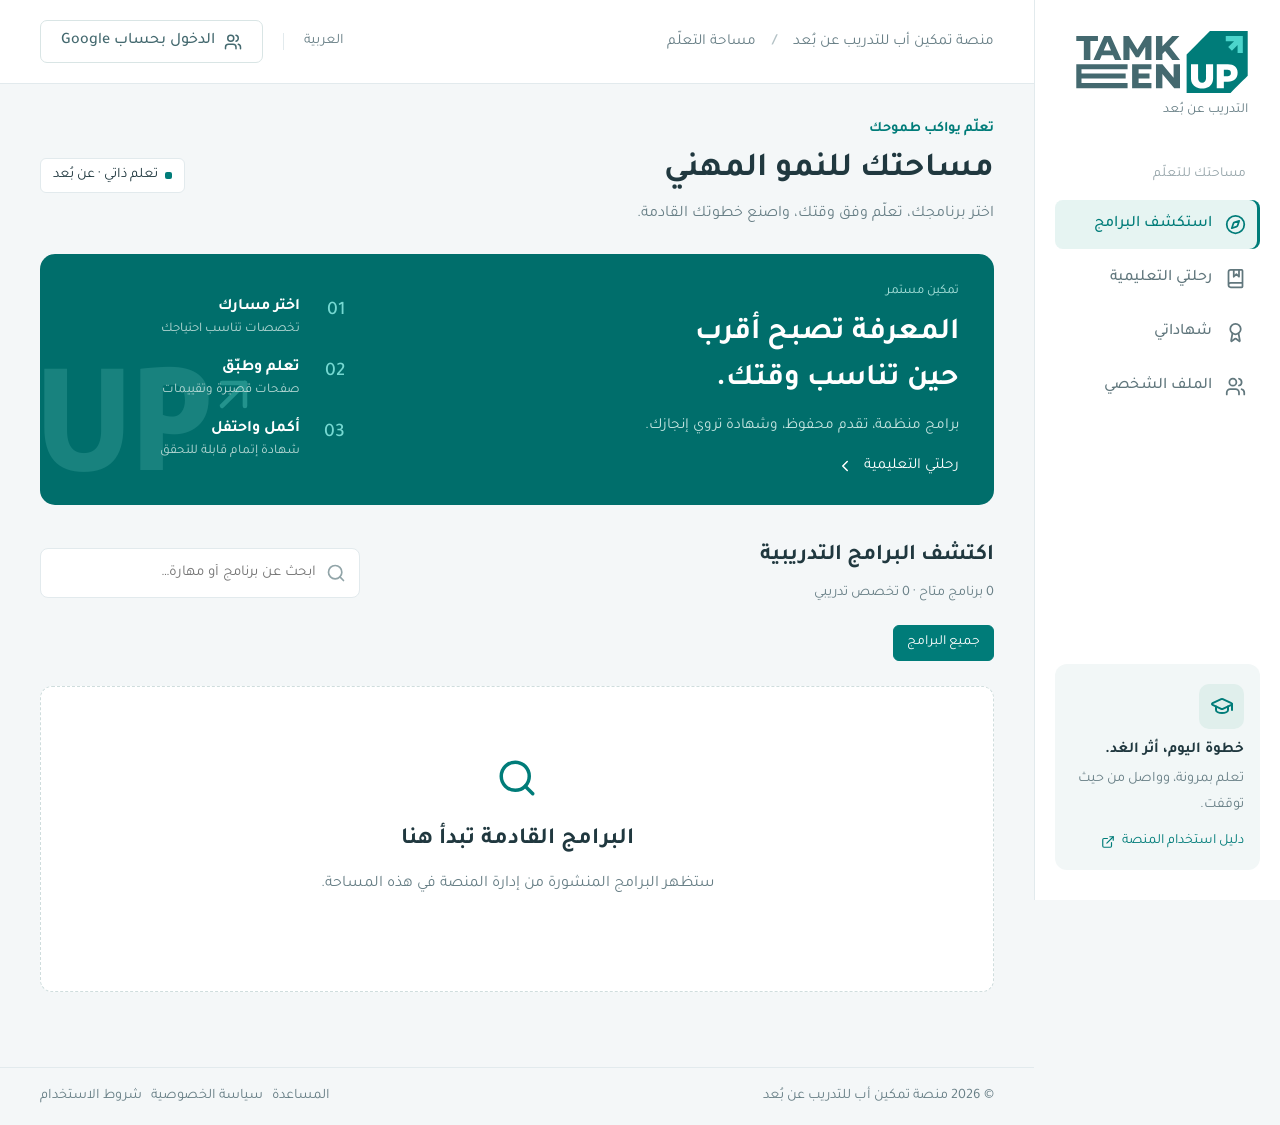
<file: index.html>
<!doctype html><html lang="ar" dir="rtl"><head><meta charset="UTF-8"/><meta name="viewport" content="width=device-width,initial-scale=1"/><meta name="theme-color" content="#007c79"/><meta name="description" content="منصة تمكين أب للتدريب عن بُعد — تعلم مرن، مسارات تخصصية، وشهادات إتمام تدريب."/><title>تمكين أب | التدريب عن بُعد</title><link rel="icon" type="image/svg+xml" href="./assets/favicon.svg"/><script src="./config.js"></script>  <script type="module" crossorigin src="./assets/index-YhJJO5Z_.js"></script>
  <link rel="stylesheet" crossorigin href="./assets/index-C9rLf_e-.css">
</head><body><div id="root"></div></body></html>
</file>
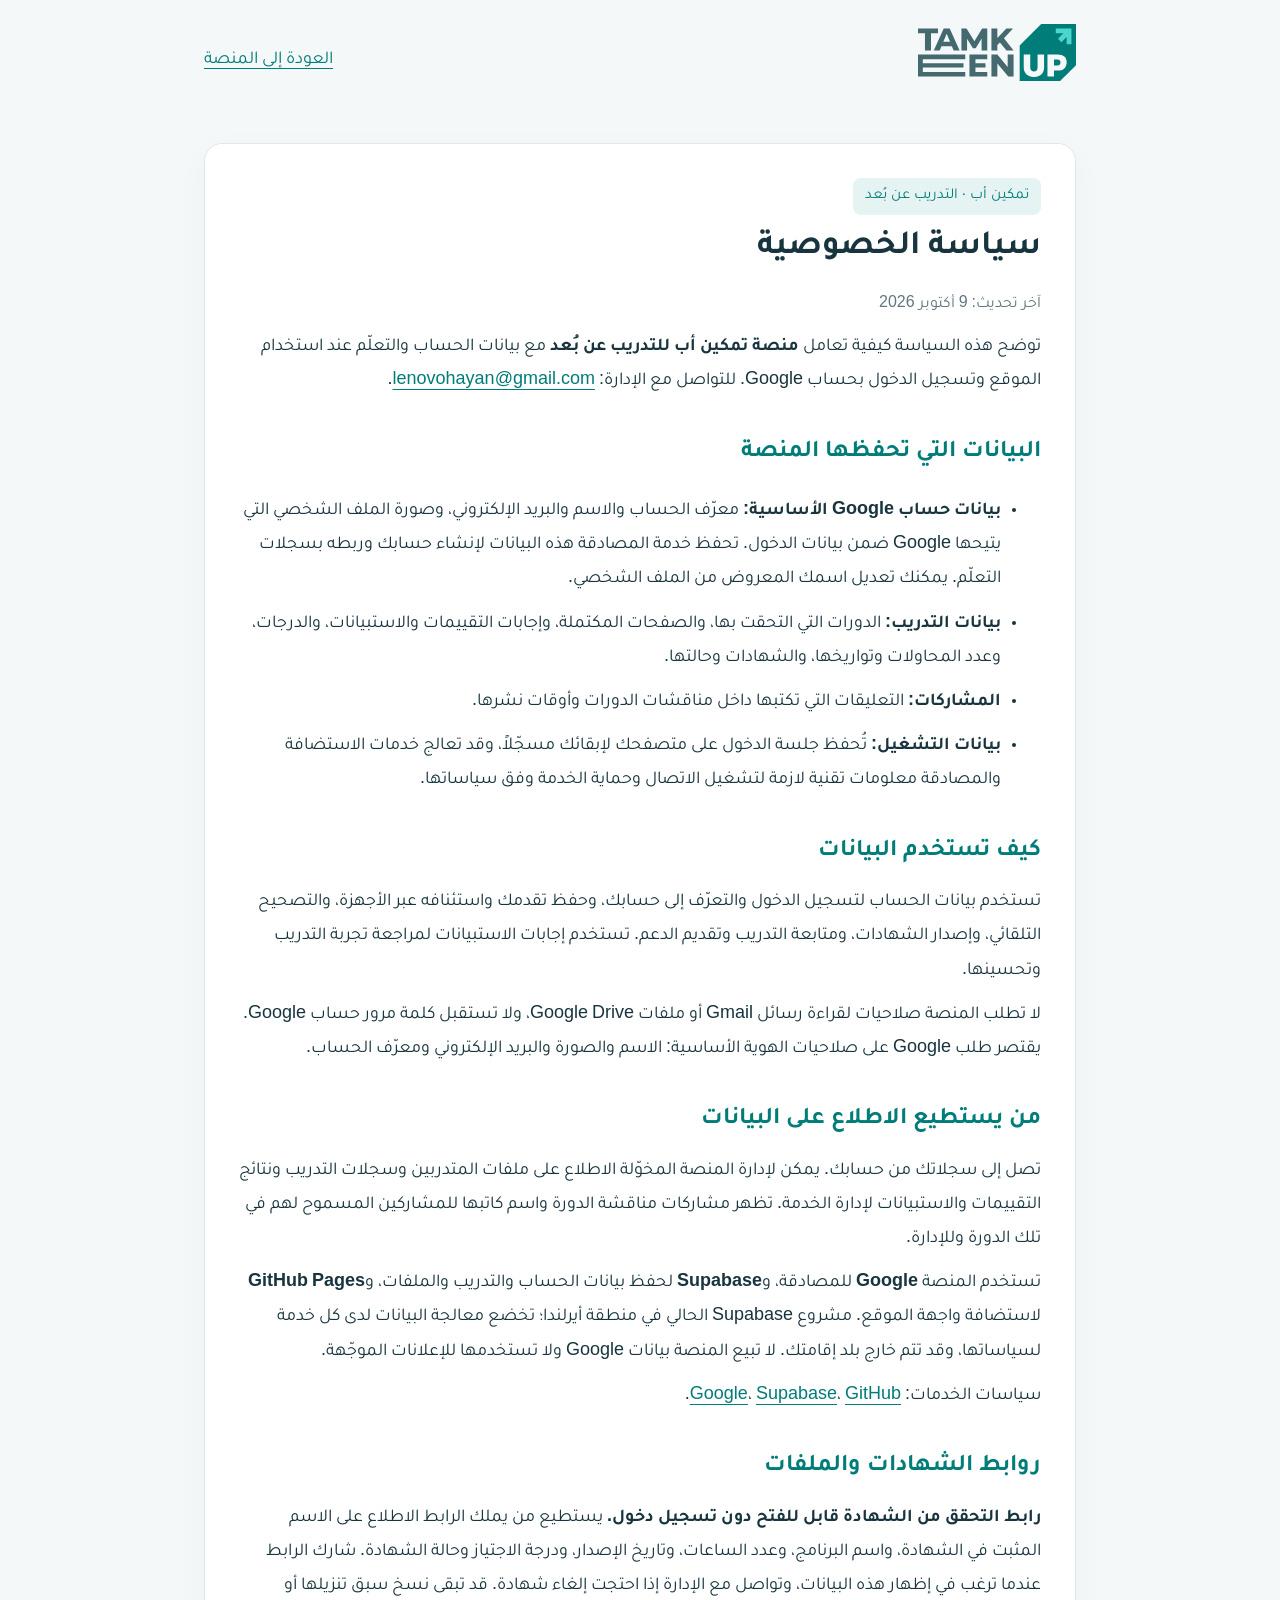
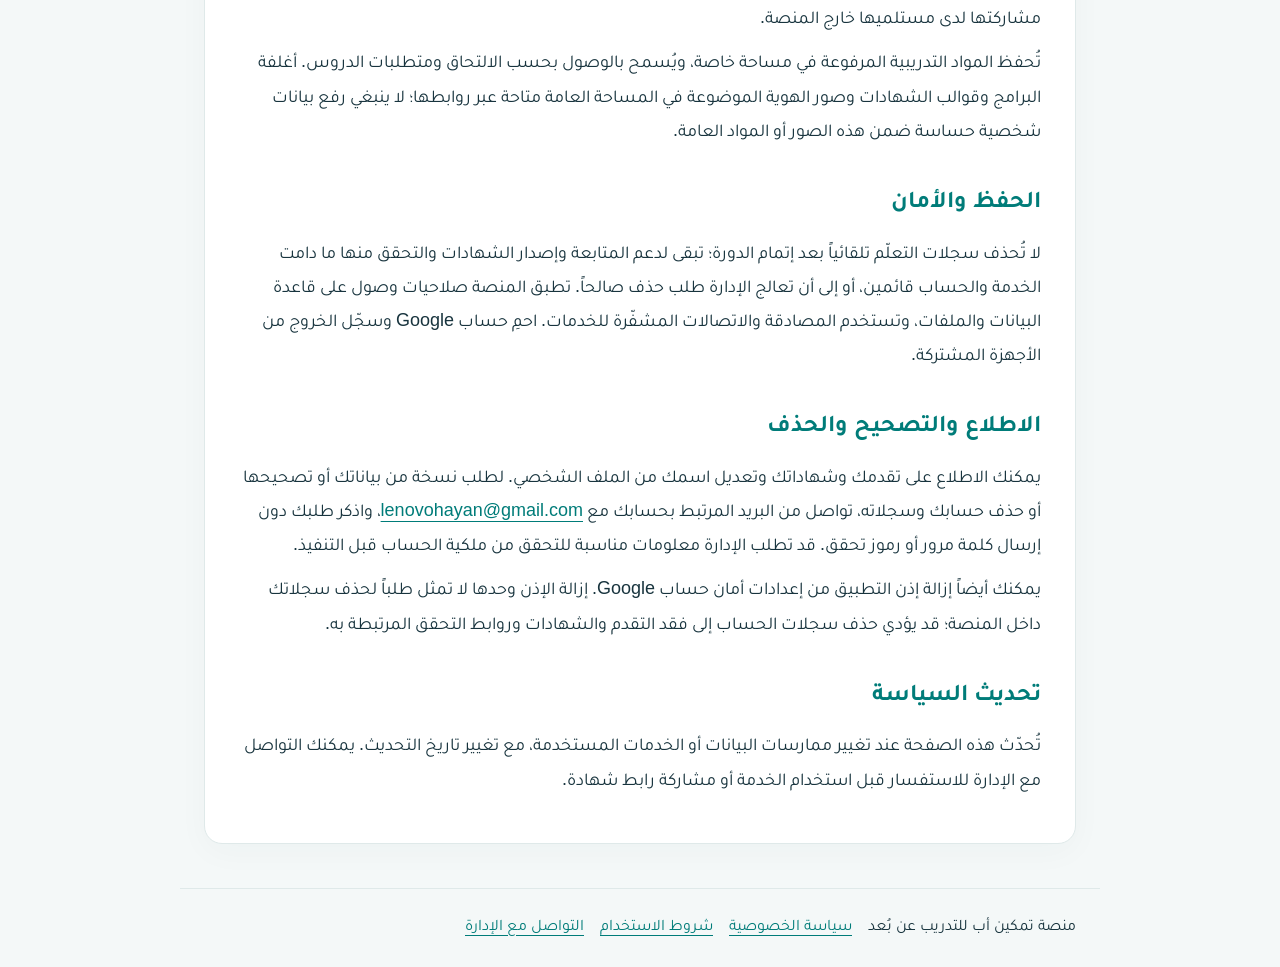
<file: privacy.html>
<!doctype html><html lang="ar" dir="rtl"><head><meta charset="UTF-8"><meta name="viewport" content="width=device-width,initial-scale=1"><meta name="description" content="سياسة الخصوصية — منصة تمكين أب للتدريب عن بُعد"><title>سياسة الخصوصية | منصة تمكين أب</title><style>@font-face{font-family:Tajawal;src:url([data-uri]) format('woff2');font-weight:400;font-display:swap}@font-face{font-family:Tajawal;src:url([data-uri]) format('woff2');font-weight:700;font-display:swap}*{box-sizing:border-box}body{margin:0;background:#f4f8f8;color:#18343e;font-family:Tajawal,Arial,sans-serif;font-size:18px;line-height:1.9}header,main,footer{max-width:920px;margin:auto;padding:24px}header{display:flex;justify-content:space-between;align-items:center;gap:20px}header img{width:158px;height:auto}a{color:#007c79;text-underline-offset:5px}a:hover{color:#004e4c}a:focus-visible{outline:3px solid #007c79;outline-offset:4px}article{background:white;border:1px solid #dfe9e9;border-radius:18px;padding:34px;box-shadow:0 8px 32px #15353e08}h1,h2,strong{font-weight:700}h1{font-size:34px;line-height:1.5;margin:8px 0 16px}h2{font-size:24px;margin:32px 0 10px;color:#007c79}p{margin:10px 0}li{margin-bottom:10px}.tag{font-size:15px;color:#007c79;background:#e5f4f2;border-radius:8px;display:inline-block;padding:4px 12px}.date{color:#61777d;font-size:16px}footer{display:flex;gap:16px;flex-wrap:wrap;border-top:1px solid #dfe9e9;font-size:16px;margin-top:20px}.email{direction:ltr;unicode-bidi:isolate;overflow-wrap:anywhere}@media(max-width:600px){header,main,footer{padding:18px}article{padding:22px}h1{font-size:28px}h2{font-size:22px}header img{width:130px}body{font-size:17px}}@media print{header,footer{display:none}body{background:white}article{border:0;box-shadow:none;padding:0}h2{break-after:avoid}p,li{orphans:3;widows:3}}</style></head><body><header><a href="./index.html" aria-label="العودة إلى منصة تمكين أب"><img src="./assets/logo.svg" alt="تمكين أب"></a><a href="./index.html">العودة إلى المنصة</a></header><main><article><span class="tag">تمكين أب · التدريب عن بُعد</span><h1>سياسة الخصوصية</h1><p class="date">آخر تحديث: 9 أكتوبر 2026</p><p>توضح هذه السياسة كيفية تعامل <strong>منصة تمكين أب للتدريب عن بُعد</strong> مع بيانات الحساب والتعلّم عند استخدام الموقع وتسجيل الدخول بحساب Google. للتواصل مع الإدارة: <a class="email" href="mailto:lenovohayan@gmail.com">lenovohayan@gmail.com</a>.</p>
<h2>البيانات التي تحفظها المنصة</h2><ul><li><strong>بيانات حساب Google الأساسية:</strong> معرّف الحساب والاسم والبريد الإلكتروني، وصورة الملف الشخصي التي يتيحها Google ضمن بيانات الدخول. تحفظ خدمة المصادقة هذه البيانات لإنشاء حسابك وربطه بسجلات التعلّم. يمكنك تعديل اسمك المعروض من الملف الشخصي.</li><li><strong>بيانات التدريب:</strong> الدورات التي التحقت بها، والصفحات المكتملة، وإجابات التقييمات والاستبيانات، والدرجات، وعدد المحاولات وتواريخها، والشهادات وحالتها.</li><li><strong>المشاركات:</strong> التعليقات التي تكتبها داخل مناقشات الدورات وأوقات نشرها.</li><li><strong>بيانات التشغيل:</strong> تُحفظ جلسة الدخول على متصفحك لإبقائك مسجّلاً، وقد تعالج خدمات الاستضافة والمصادقة معلومات تقنية لازمة لتشغيل الاتصال وحماية الخدمة وفق سياساتها.</li></ul>
<h2>كيف تستخدم البيانات</h2><p>تستخدم بيانات الحساب لتسجيل الدخول والتعرّف إلى حسابك، وحفظ تقدمك واستئنافه عبر الأجهزة، والتصحيح التلقائي، وإصدار الشهادات، ومتابعة التدريب وتقديم الدعم. تستخدم إجابات الاستبيانات لمراجعة تجربة التدريب وتحسينها.</p><p>لا تطلب المنصة صلاحيات لقراءة رسائل Gmail أو ملفات Google Drive، ولا تستقبل كلمة مرور حساب Google. يقتصر طلب Google على صلاحيات الهوية الأساسية: الاسم والصورة والبريد الإلكتروني ومعرّف الحساب.</p>
<h2>من يستطيع الاطلاع على البيانات</h2><p>تصل إلى سجلاتك من حسابك. يمكن لإدارة المنصة المخوّلة الاطلاع على ملفات المتدربين وسجلات التدريب ونتائج التقييمات والاستبيانات لإدارة الخدمة. تظهر مشاركات مناقشة الدورة واسم كاتبها للمشاركين المسموح لهم في تلك الدورة وللإدارة.</p><p>تستخدم المنصة <strong>Google</strong> للمصادقة، و<strong>Supabase</strong> لحفظ بيانات الحساب والتدريب والملفات، و<strong>GitHub Pages</strong> لاستضافة واجهة الموقع. مشروع Supabase الحالي في منطقة أيرلندا؛ تخضع معالجة البيانات لدى كل خدمة لسياساتها، وقد تتم خارج بلد إقامتك. لا تبيع المنصة بيانات Google ولا تستخدمها للإعلانات الموجّهة.</p><p>سياسات الخدمات: <a href="https://policies.google.com/privacy" rel="noopener">Google</a>، <a href="https://supabase.com/privacy" rel="noopener">Supabase</a>، <a href="https://docs.github.com/en/site-policy/privacy-policies/github-general-privacy-statement" rel="noopener">GitHub</a>.</p>
<h2>روابط الشهادات والملفات</h2><p><strong>رابط التحقق من الشهادة قابل للفتح دون تسجيل دخول.</strong> يستطيع من يملك الرابط الاطلاع على الاسم المثبت في الشهادة، واسم البرنامج، وعدد الساعات، وتاريخ الإصدار، ودرجة الاجتياز وحالة الشهادة. شارك الرابط عندما ترغب في إظهار هذه البيانات، وتواصل مع الإدارة إذا احتجت إلغاء شهادة. قد تبقى نسخ سبق تنزيلها أو مشاركتها لدى مستلميها خارج المنصة.</p><p>تُحفظ المواد التدريبية المرفوعة في مساحة خاصة، ويُسمح بالوصول بحسب الالتحاق ومتطلبات الدروس. أغلفة البرامج وقوالب الشهادات وصور الهوية الموضوعة في المساحة العامة متاحة عبر روابطها؛ لا ينبغي رفع بيانات شخصية حساسة ضمن هذه الصور أو المواد العامة.</p>
<h2>الحفظ والأمان</h2><p>لا تُحذف سجلات التعلّم تلقائياً بعد إتمام الدورة؛ تبقى لدعم المتابعة وإصدار الشهادات والتحقق منها ما دامت الخدمة والحساب قائمين، أو إلى أن تعالج الإدارة طلب حذف صالحاً. تطبق المنصة صلاحيات وصول على قاعدة البيانات والملفات، وتستخدم المصادقة والاتصالات المشفّرة للخدمات. احمِ حساب Google وسجّل الخروج من الأجهزة المشتركة.</p>
<h2>الاطلاع والتصحيح والحذف</h2><p>يمكنك الاطلاع على تقدمك وشهاداتك وتعديل اسمك من الملف الشخصي. لطلب نسخة من بياناتك أو تصحيحها أو حذف حسابك وسجلاته، تواصل من البريد المرتبط بحسابك مع <a class="email" href="mailto:lenovohayan@gmail.com">lenovohayan@gmail.com</a>، واذكر طلبك دون إرسال كلمة مرور أو رموز تحقق. قد تطلب الإدارة معلومات مناسبة للتحقق من ملكية الحساب قبل التنفيذ.</p><p>يمكنك أيضاً إزالة إذن التطبيق من إعدادات أمان حساب Google. إزالة الإذن وحدها لا تمثل طلباً لحذف سجلاتك داخل المنصة؛ قد يؤدي حذف سجلات الحساب إلى فقد التقدم والشهادات وروابط التحقق المرتبطة به.</p>
<h2>تحديث السياسة</h2><p>تُحدّث هذه الصفحة عند تغيير ممارسات البيانات أو الخدمات المستخدمة، مع تغيير تاريخ التحديث. يمكنك التواصل مع الإدارة للاستفسار قبل استخدام الخدمة أو مشاركة رابط شهادة.</p></article></main><footer><span>منصة تمكين أب للتدريب عن بُعد</span><a href="./privacy.html">سياسة الخصوصية</a><a href="./terms.html">شروط الاستخدام</a><a class="email" href="mailto:lenovohayan@gmail.com">التواصل مع الإدارة</a></footer></body></html>
</file>
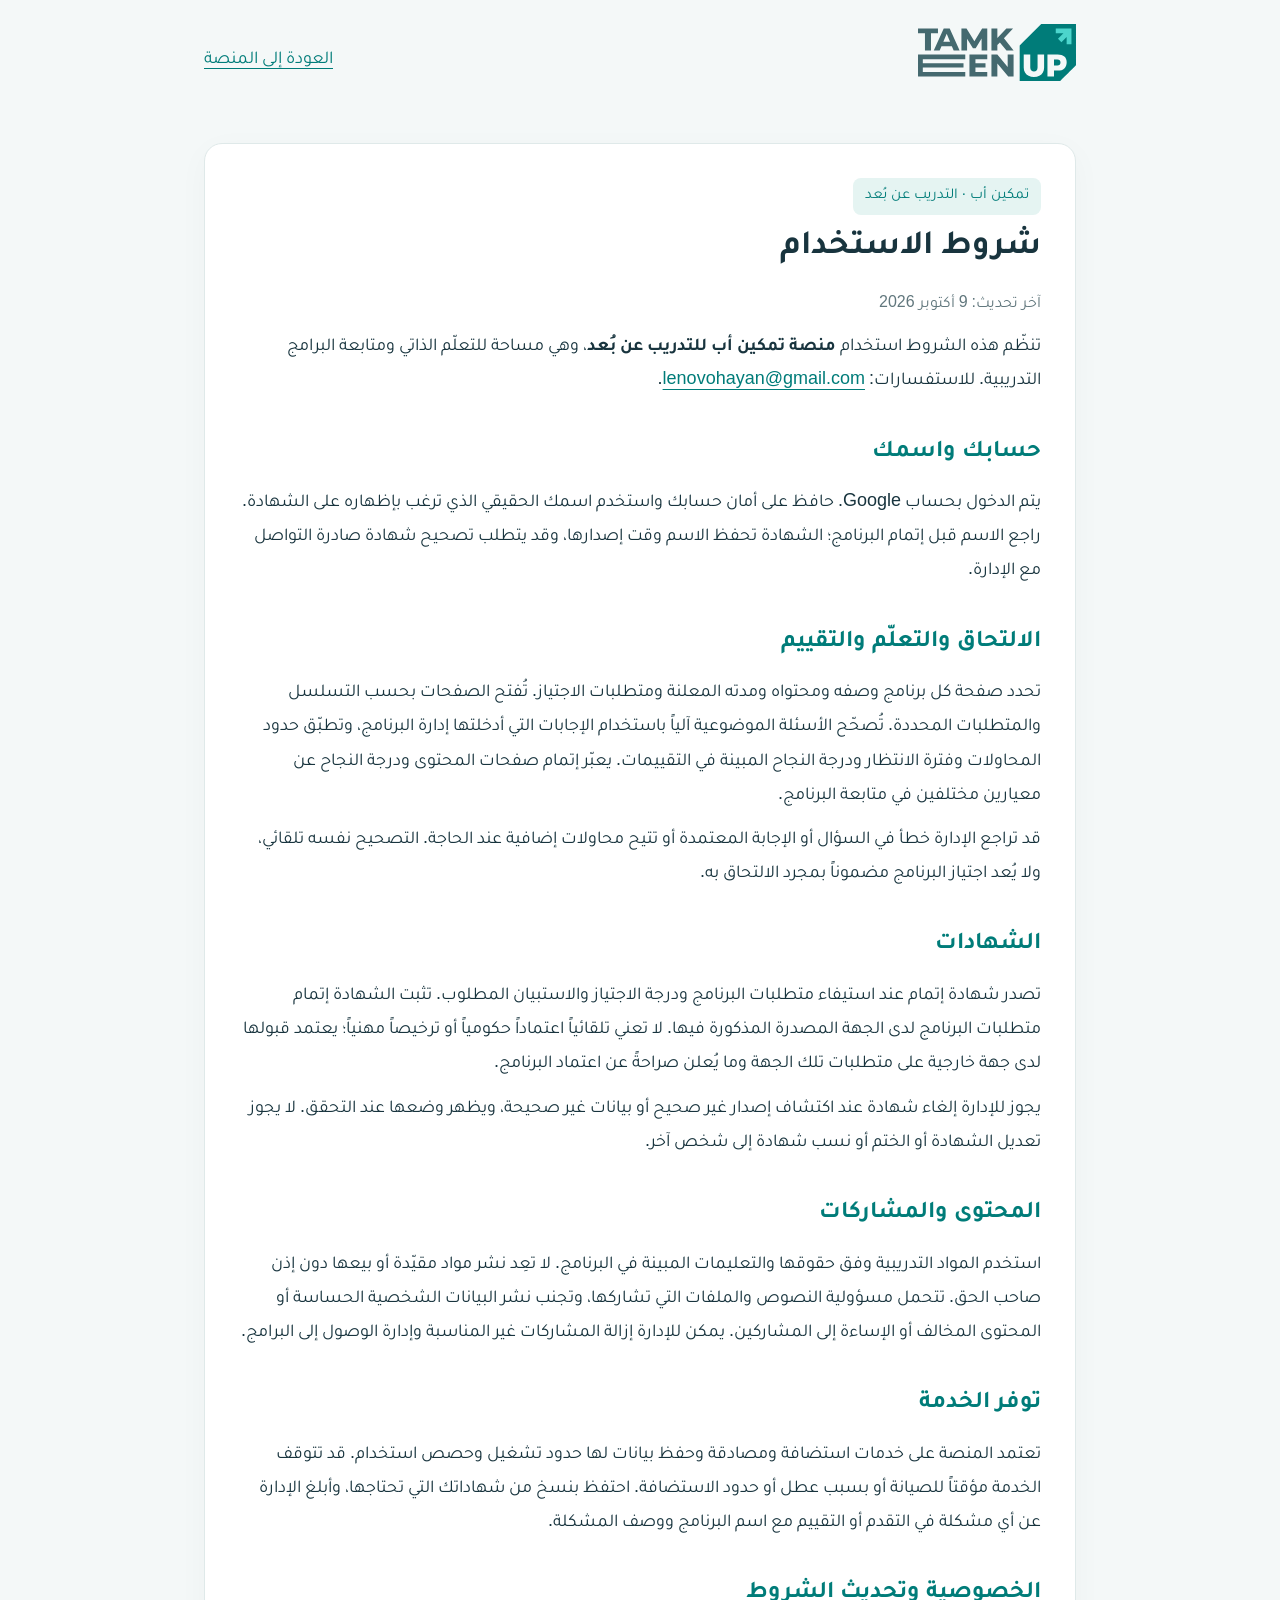
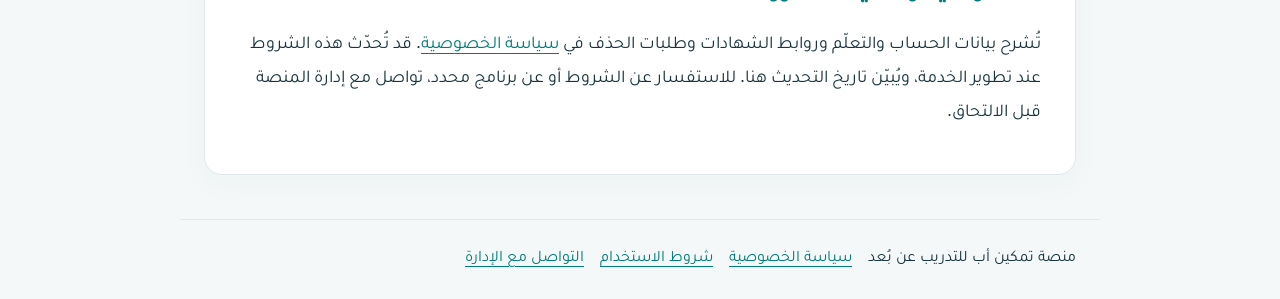
<file: terms.html>
<!doctype html><html lang="ar" dir="rtl"><head><meta charset="UTF-8"><meta name="viewport" content="width=device-width,initial-scale=1"><meta name="description" content="شروط الاستخدام — منصة تمكين أب للتدريب عن بُعد"><title>شروط الاستخدام | منصة تمكين أب</title><style>@font-face{font-family:Tajawal;src:url([data-uri]) format('woff2');font-weight:400;font-display:swap}@font-face{font-family:Tajawal;src:url([data-uri]) format('woff2');font-weight:700;font-display:swap}*{box-sizing:border-box}body{margin:0;background:#f4f8f8;color:#18343e;font-family:Tajawal,Arial,sans-serif;font-size:18px;line-height:1.9}header,main,footer{max-width:920px;margin:auto;padding:24px}header{display:flex;justify-content:space-between;align-items:center;gap:20px}header img{width:158px;height:auto}a{color:#007c79;text-underline-offset:5px}a:hover{color:#004e4c}a:focus-visible{outline:3px solid #007c79;outline-offset:4px}article{background:white;border:1px solid #dfe9e9;border-radius:18px;padding:34px;box-shadow:0 8px 32px #15353e08}h1,h2,strong{font-weight:700}h1{font-size:34px;line-height:1.5;margin:8px 0 16px}h2{font-size:24px;margin:32px 0 10px;color:#007c79}p{margin:10px 0}li{margin-bottom:10px}.tag{font-size:15px;color:#007c79;background:#e5f4f2;border-radius:8px;display:inline-block;padding:4px 12px}.date{color:#61777d;font-size:16px}footer{display:flex;gap:16px;flex-wrap:wrap;border-top:1px solid #dfe9e9;font-size:16px;margin-top:20px}.email{direction:ltr;unicode-bidi:isolate;overflow-wrap:anywhere}@media(max-width:600px){header,main,footer{padding:18px}article{padding:22px}h1{font-size:28px}h2{font-size:22px}header img{width:130px}body{font-size:17px}}@media print{header,footer{display:none}body{background:white}article{border:0;box-shadow:none;padding:0}h2{break-after:avoid}p,li{orphans:3;widows:3}}</style></head><body><header><a href="./index.html" aria-label="العودة إلى منصة تمكين أب"><img src="./assets/logo.svg" alt="تمكين أب"></a><a href="./index.html">العودة إلى المنصة</a></header><main><article><span class="tag">تمكين أب · التدريب عن بُعد</span><h1>شروط الاستخدام</h1><p class="date">آخر تحديث: 9 أكتوبر 2026</p><p>تنظّم هذه الشروط استخدام <strong>منصة تمكين أب للتدريب عن بُعد</strong>، وهي مساحة للتعلّم الذاتي ومتابعة البرامج التدريبية. للاستفسارات: <a class="email" href="mailto:lenovohayan@gmail.com">lenovohayan@gmail.com</a>.</p>
<h2>حسابك واسمك</h2><p>يتم الدخول بحساب Google. حافظ على أمان حسابك واستخدم اسمك الحقيقي الذي ترغب بإظهاره على الشهادة. راجع الاسم قبل إتمام البرنامج؛ الشهادة تحفظ الاسم وقت إصدارها، وقد يتطلب تصحيح شهادة صادرة التواصل مع الإدارة.</p>
<h2>الالتحاق والتعلّم والتقييم</h2><p>تحدد صفحة كل برنامج وصفه ومحتواه ومدته المعلنة ومتطلبات الاجتياز. تُفتح الصفحات بحسب التسلسل والمتطلبات المحددة. تُصحّح الأسئلة الموضوعية آلياً باستخدام الإجابات التي أدخلتها إدارة البرنامج، وتطبّق حدود المحاولات وفترة الانتظار ودرجة النجاح المبينة في التقييمات. يعبّر إتمام صفحات المحتوى ودرجة النجاح عن معيارين مختلفين في متابعة البرنامج.</p><p>قد تراجع الإدارة خطأ في السؤال أو الإجابة المعتمدة أو تتيح محاولات إضافية عند الحاجة. التصحيح نفسه تلقائي، ولا يُعد اجتياز البرنامج مضموناً بمجرد الالتحاق به.</p>
<h2>الشهادات</h2><p>تصدر شهادة إتمام عند استيفاء متطلبات البرنامج ودرجة الاجتياز والاستبيان المطلوب. تثبت الشهادة إتمام متطلبات البرنامج لدى الجهة المصدرة المذكورة فيها. لا تعني تلقائياً اعتماداً حكومياً أو ترخيصاً مهنياً؛ يعتمد قبولها لدى جهة خارجية على متطلبات تلك الجهة وما يُعلن صراحةً عن اعتماد البرنامج.</p><p>يجوز للإدارة إلغاء شهادة عند اكتشاف إصدار غير صحيح أو بيانات غير صحيحة، ويظهر وضعها عند التحقق. لا يجوز تعديل الشهادة أو الختم أو نسب شهادة إلى شخص آخر.</p>
<h2>المحتوى والمشاركات</h2><p>استخدم المواد التدريبية وفق حقوقها والتعليمات المبينة في البرنامج. لا تعِد نشر مواد مقيّدة أو بيعها دون إذن صاحب الحق. تتحمل مسؤولية النصوص والملفات التي تشاركها، وتجنب نشر البيانات الشخصية الحساسة أو المحتوى المخالف أو الإساءة إلى المشاركين. يمكن للإدارة إزالة المشاركات غير المناسبة وإدارة الوصول إلى البرامج.</p>
<h2>توفر الخدمة</h2><p>تعتمد المنصة على خدمات استضافة ومصادقة وحفظ بيانات لها حدود تشغيل وحصص استخدام. قد تتوقف الخدمة مؤقتاً للصيانة أو بسبب عطل أو حدود الاستضافة. احتفظ بنسخ من شهاداتك التي تحتاجها، وأبلغ الإدارة عن أي مشكلة في التقدم أو التقييم مع اسم البرنامج ووصف المشكلة.</p>
<h2>الخصوصية وتحديث الشروط</h2><p>تُشرح بيانات الحساب والتعلّم وروابط الشهادات وطلبات الحذف في <a href="./privacy.html">سياسة الخصوصية</a>. قد تُحدّث هذه الشروط عند تطوير الخدمة، ويُبيّن تاريخ التحديث هنا. للاستفسار عن الشروط أو عن برنامج محدد، تواصل مع إدارة المنصة قبل الالتحاق.</p></article></main><footer><span>منصة تمكين أب للتدريب عن بُعد</span><a href="./privacy.html">سياسة الخصوصية</a><a href="./terms.html">شروط الاستخدام</a><a class="email" href="mailto:lenovohayan@gmail.com">التواصل مع الإدارة</a></footer></body></html>
</file>
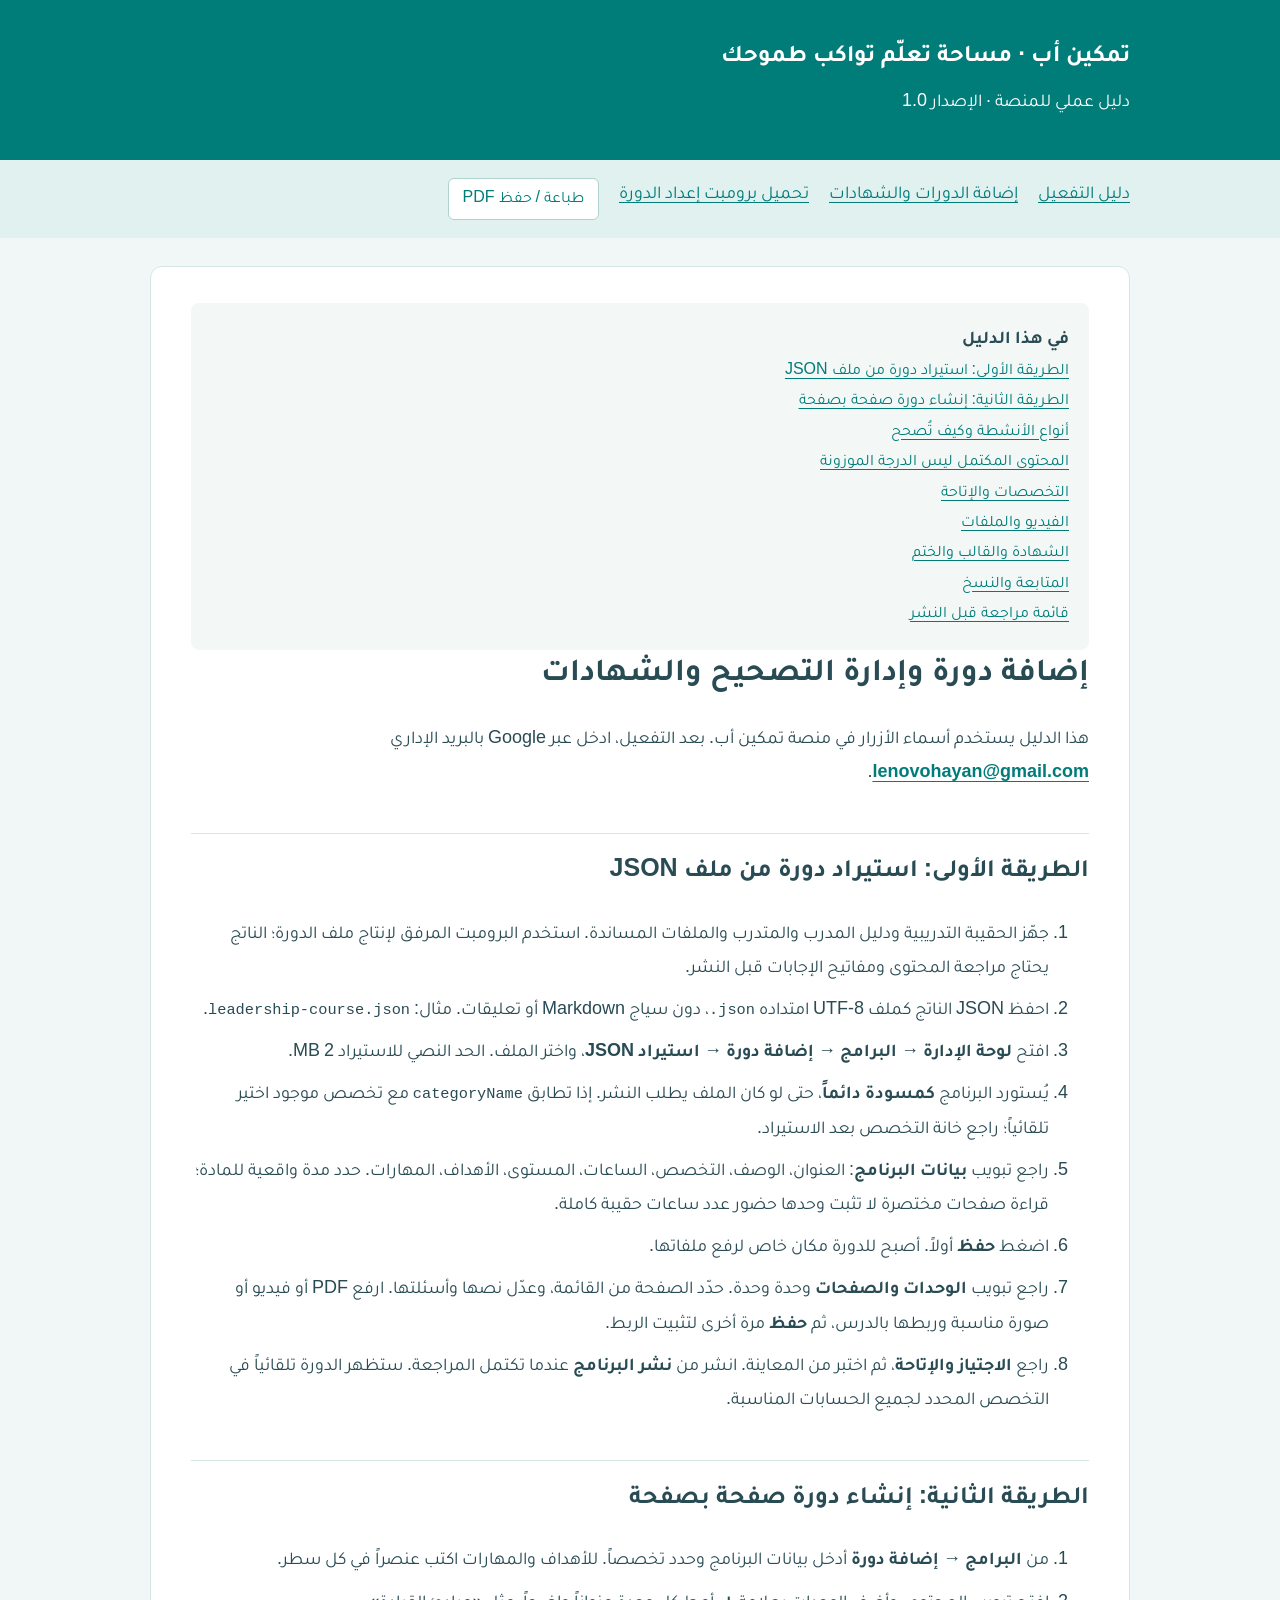
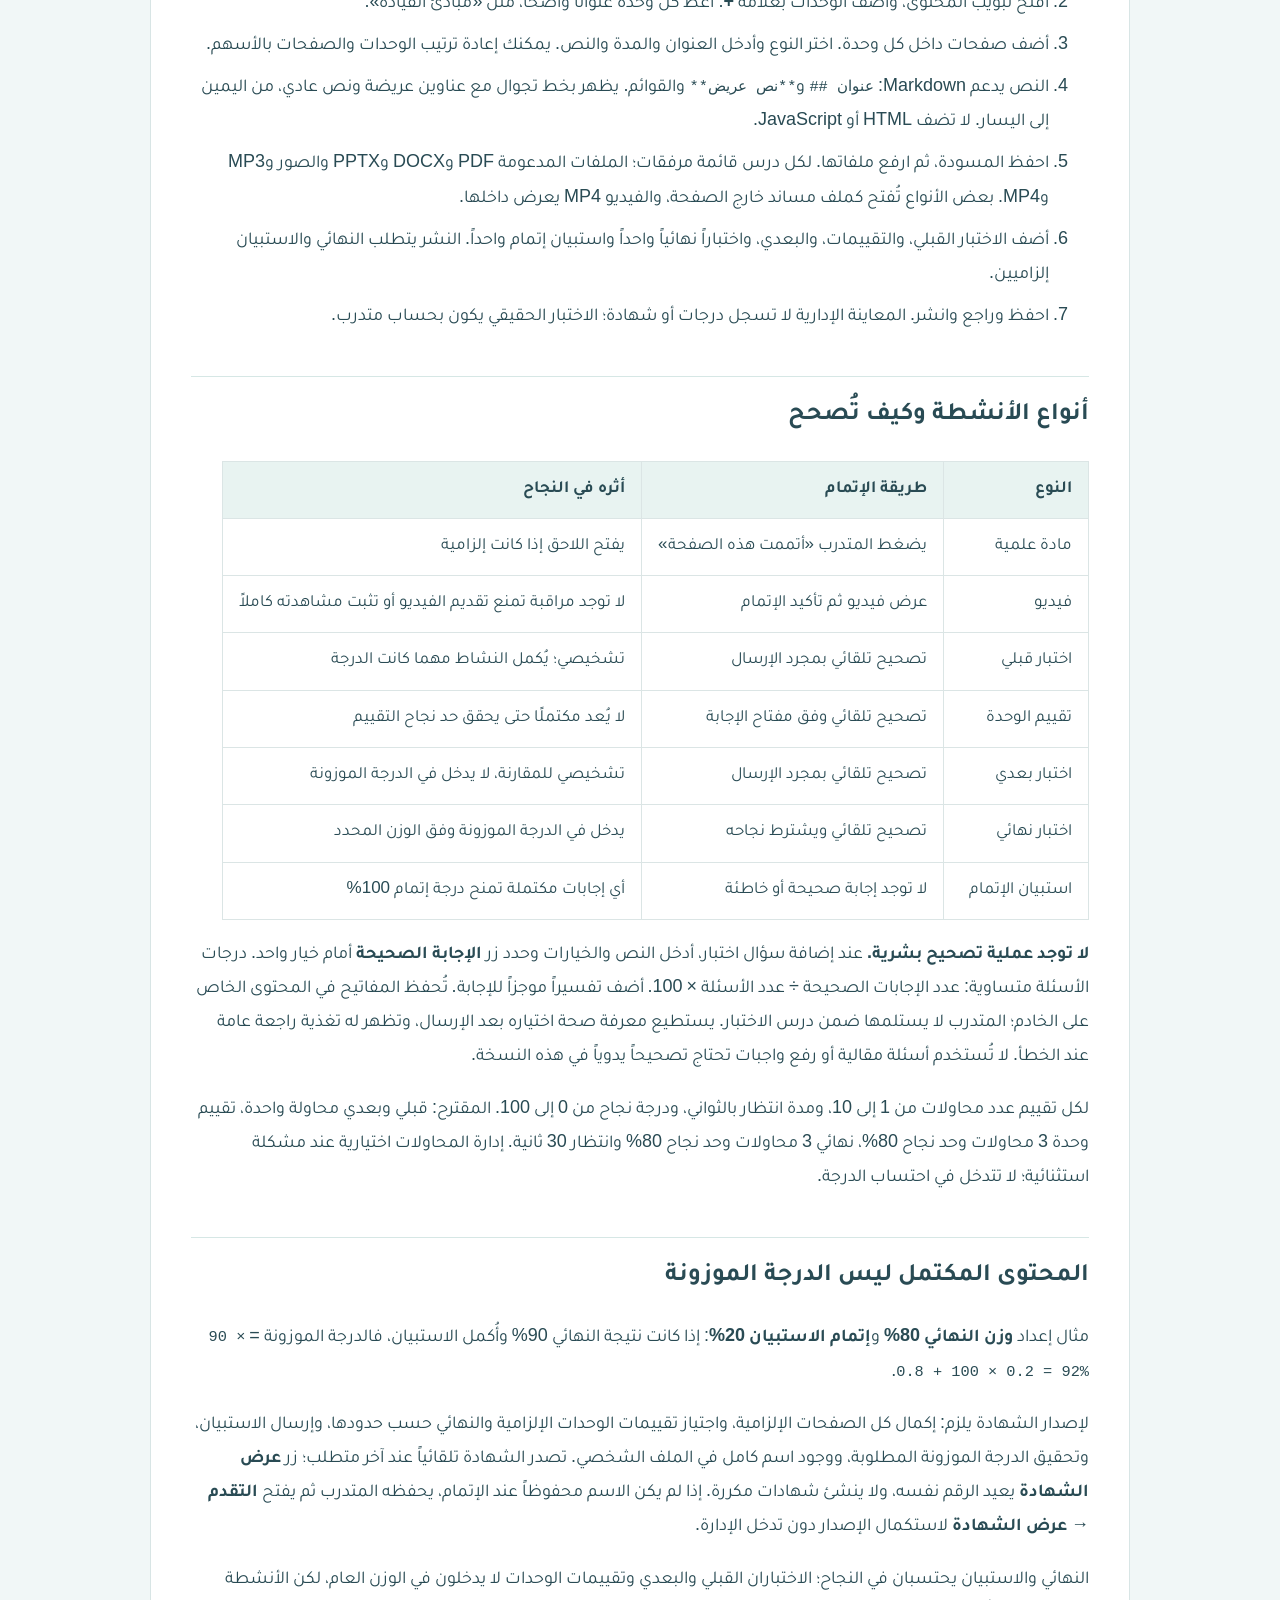
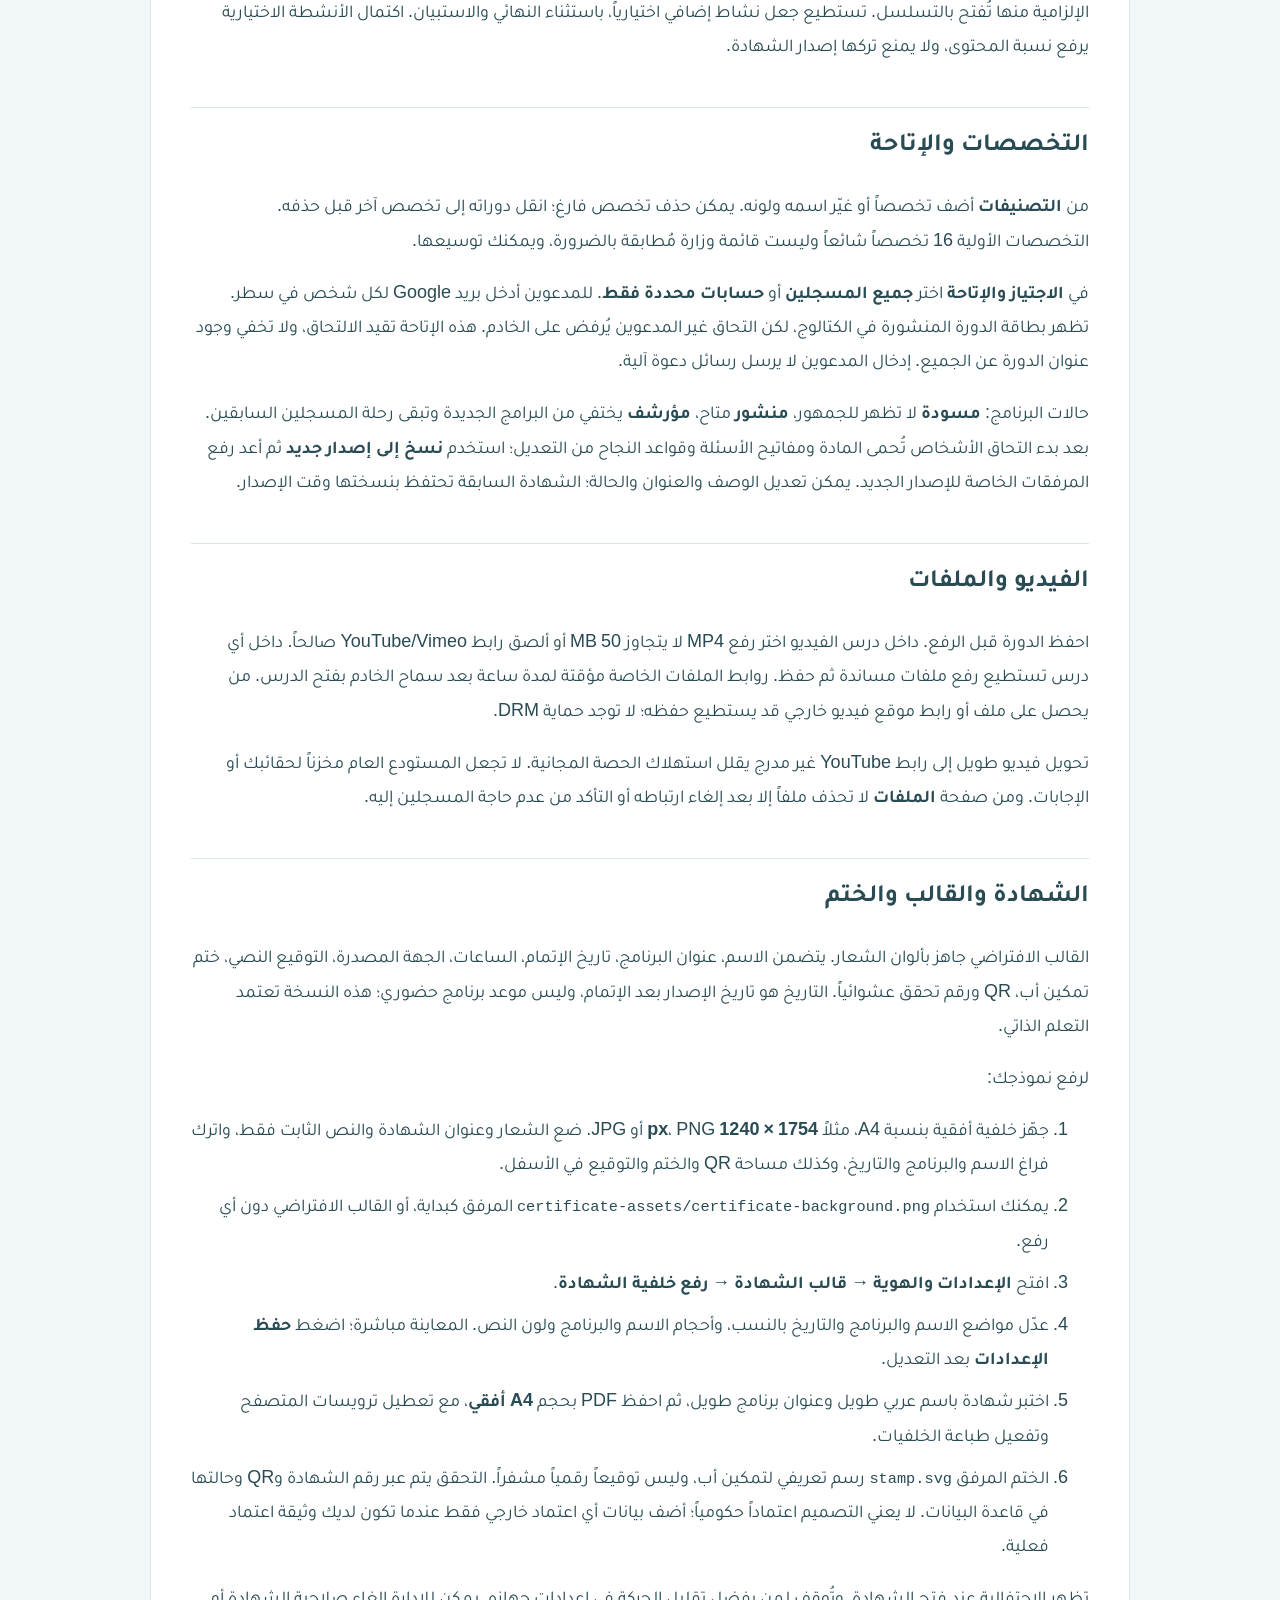
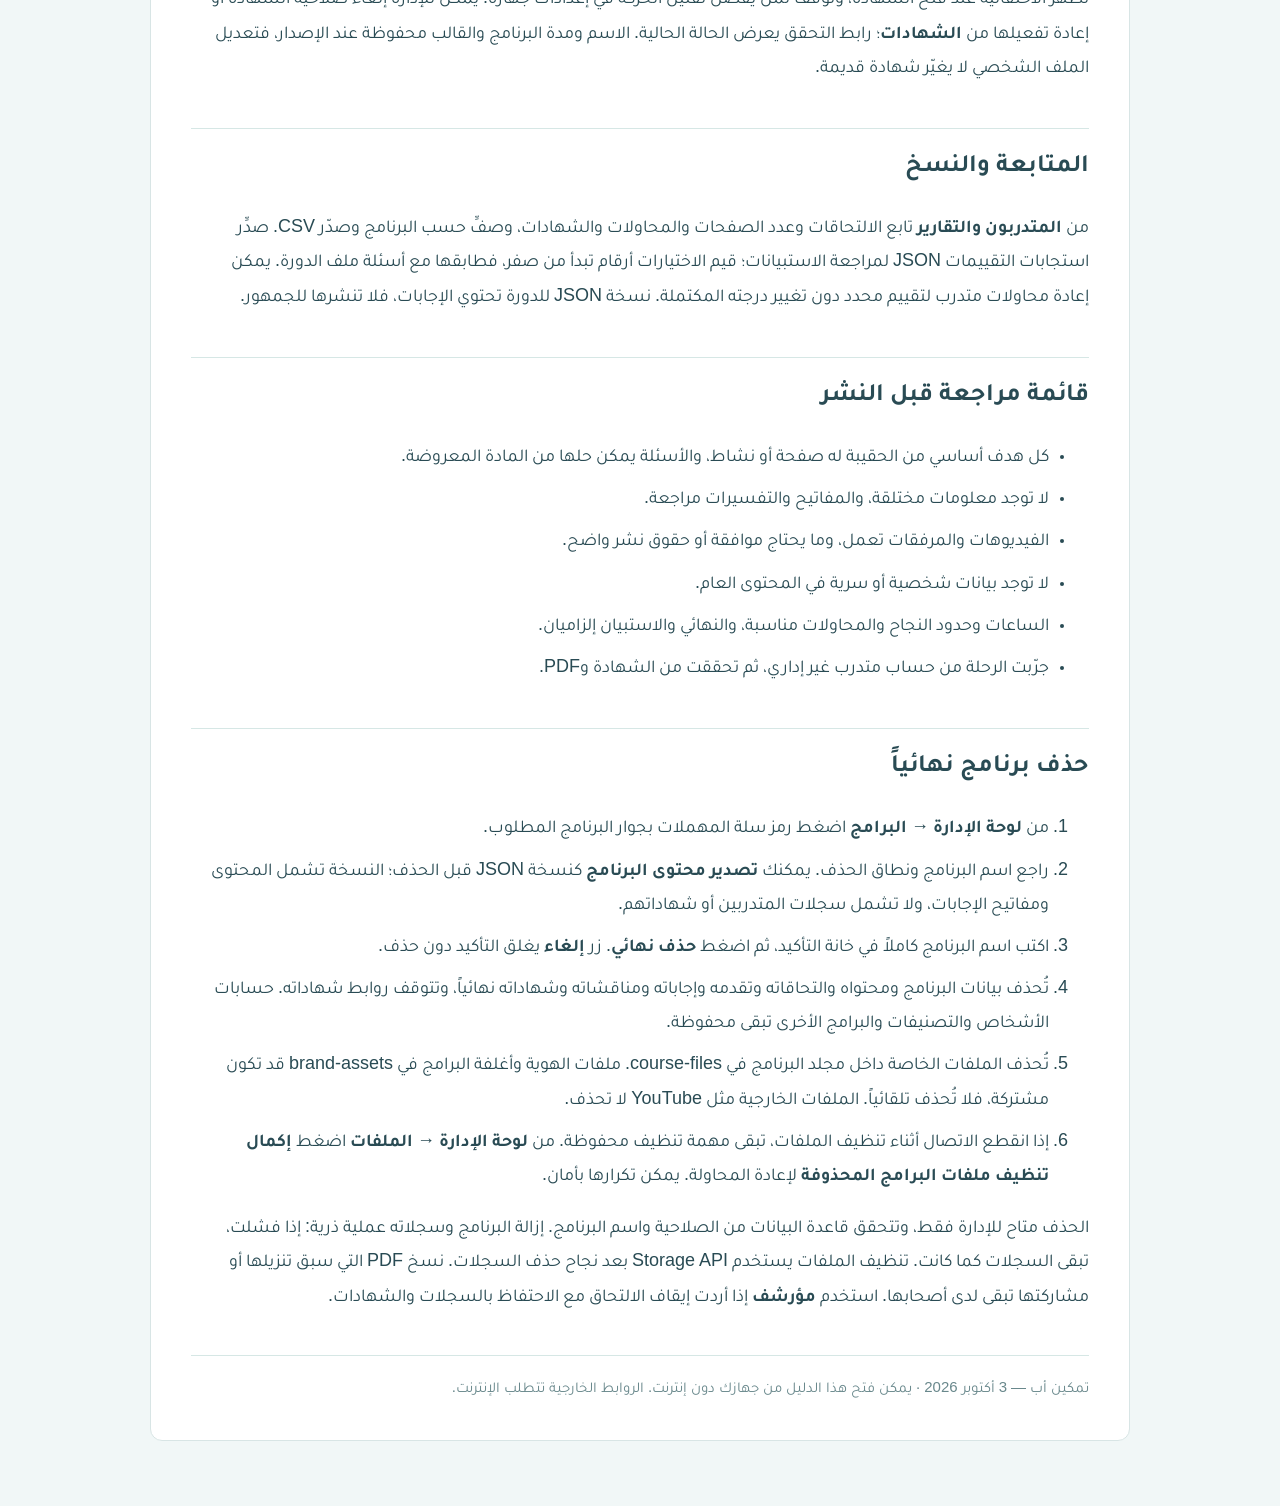
<file: guides/ADD-COURSE.html>
<!doctype html><html lang="ar" dir="rtl"><meta charset="utf-8"><meta name="viewport" content="width=device-width,initial-scale=1"><title>دليل إضافة الدورات | تمكين أب</title><style>@font-face{font-family:Tajawal;src:url([data-uri]);font-weight:400}@font-face{font-family:Tajawal;src:url([data-uri]);font-weight:700}*{box-sizing:border-box}body{direction:rtl;font-family:Tajawal,Arial,sans-serif;background:#f1f7f7;color:#294b54;margin:0;font-size:18px;line-height:1.9}header{padding:36px max(20px,calc((100% - 980px)/2));background:#007c79;color:white}header strong{font-size:24px}header p{margin:4px 0}nav{padding:18px max(20px,calc((100% - 980px)/2));background:#e0f1ef;display:flex;gap:20px;flex-wrap:wrap}a{color:#007c79;text-underline-offset:4px}main{max-width:980px;margin:28px auto 65px;padding:36px 40px;background:white;border:1px solid #d8e5e5;border-radius:12px}h1{font-size:32px;line-height:1.6;margin-top:0}h2{font-size:25px;margin-top:42px;padding-top:15px;border-top:1px solid #d6e7e5}h3{font-size:21px}h1,h2,h3,strong,b{font-weight:700}li{margin:8px 0}pre{direction:ltr;text-align:left;background:#eef5f5;color:#294b54;padding:20px;border-radius:8px;overflow:auto;line-height:1.8;font-size:15px}code{font-family:monospace;direction:ltr;unicode-bidi:isolate;font-size:.85em}table{display:block;overflow:auto;width:100%;border-collapse:collapse;font-size:17px}th{background:#e8f3f1;font-weight:700}td,th{padding:12px 16px;border:1px solid #dbe5e5;text-align:right;min-width:145px}button{font-family:inherit;cursor:pointer;border:1px solid #b0d2cd;background:#fff;color:#007c79;padding:9px 14px;border-radius:6px;font-size:16px}footer{color:#69888c;font-size:15px;border-top:1px solid #d6e7e5;margin-top:40px;padding-top:20px}.toc{padding:20px;background:#f3f8f7;border-radius:8px}.toc a{display:block;font-size:16px}blockquote{border-right:4px solid #4cd5cc;padding:10px 20px;margin:20px 0;background:#f2f8f8}@media(max-width:650px){body{font-size:17px}main{margin:15px;padding:22px 18px}h1{font-size:27px}h2{font-size:22px}header{padding:25px 20px}}@media print{body{background:white;font-size:13pt}header{background:white;color:#007c79;padding:10px}nav,.toc,button{display:none}main{border:0;padding:0;margin:0;max-width:none}h2{break-after:avoid}tr,pre{break-inside:avoid}a{color:inherit}}</style><header><strong>تمكين أب · مساحة تعلّم تواكب طموحك</strong><p>دليل عملي للمنصة · الإصدار 1.0</p></header><nav><a href="START-HERE.html">دليل التفعيل</a><a href="ADD-COURSE.html">إضافة الدورات والشهادات</a><a href="COURSE-PROMPT.txt" download>تحميل برومبت إعداد الدورة</a><button onclick="window.print()">طباعة / حفظ PDF</button></nav><main><div class="toc"><strong>في هذا الدليل</strong><a href="#step-1">الطريقة الأولى: استيراد دورة من ملف JSON</a><a href="#step-2">الطريقة الثانية: إنشاء دورة صفحة بصفحة</a><a href="#step-3">أنواع الأنشطة وكيف تُصحح</a><a href="#step-4">المحتوى المكتمل ليس الدرجة الموزونة</a><a href="#step-5">التخصصات والإتاحة</a><a href="#step-6">الفيديو والملفات</a><a href="#step-7">الشهادة والقالب والختم</a><a href="#step-8">المتابعة والنسخ</a><a href="#step-9">قائمة مراجعة قبل النشر</a></div><h1>إضافة دورة وإدارة التصحيح والشهادات</h1>
<p>هذا الدليل يستخدم أسماء الأزرار في منصة تمكين أب. بعد التفعيل، ادخل عبر Google بالبريد الإداري <strong><a href="mailto:lenovohayan@gmail.com">lenovohayan@gmail.com</a></strong>.</p>
<h2 id="step-1">الطريقة الأولى: استيراد دورة من ملف JSON</h2>
<ol>
<li>جهّز الحقيبة التدريبية ودليل المدرب والمتدرب والملفات المساندة. استخدم البرومبت المرفق لإنتاج ملف الدورة؛ الناتج يحتاج مراجعة المحتوى ومفاتيح الإجابات قبل النشر.</li>
<li>احفظ JSON الناتج كملف UTF-8 امتداده <code>.json</code>، دون سياج Markdown أو تعليقات. مثال: <code>leadership-course.json</code>.</li>
<li>افتح <strong>لوحة الإدارة → البرامج → إضافة دورة → استيراد JSON</strong>، واختر الملف. الحد النصي للاستيراد 2 MB.</li>
<li>يُستورد البرنامج <strong>كمسودة دائماً</strong>، حتى لو كان الملف يطلب النشر. إذا تطابق <code>categoryName</code> مع تخصص موجود اختير تلقائياً؛ راجع خانة التخصص بعد الاستيراد.</li>
<li>راجع تبويب <strong>بيانات البرنامج</strong>: العنوان، الوصف، التخصص، الساعات، المستوى، الأهداف، المهارات. حدد مدة واقعية للمادة؛ قراءة صفحات مختصرة لا تثبت وحدها حضور عدد ساعات حقيبة كاملة.</li>
<li>اضغط <strong>حفظ</strong> أولاً. أصبح للدورة مكان خاص لرفع ملفاتها.</li>
<li>راجع تبويب <strong>الوحدات والصفحات</strong> وحدة وحدة. حدّد الصفحة من القائمة، وعدّل نصها وأسئلتها. ارفع PDF أو فيديو أو صورة مناسبة وربطها بالدرس، ثم <strong>حفظ</strong> مرة أخرى لتثبيت الربط.</li>
<li>راجع <strong>الاجتياز والإتاحة</strong>، ثم اختبر من المعاينة. انشر من <strong>نشر البرنامج</strong> عندما تكتمل المراجعة. ستظهر الدورة تلقائياً في التخصص المحدد لجميع الحسابات المناسبة.</li>
</ol>
<h2 id="step-2">الطريقة الثانية: إنشاء دورة صفحة بصفحة</h2>
<ol>
<li>من <strong>البرامج → إضافة دورة</strong> أدخل بيانات البرنامج وحدد تخصصاً. للأهداف والمهارات اكتب عنصراً في كل سطر.</li>
<li>افتح تبويب المحتوى، وأضف الوحدات بعلامة <strong>+</strong>. أعط كل وحدة عنواناً واضحاً، مثل «مبادئ القيادة».</li>
<li>أضف صفحات داخل كل وحدة. اختر النوع وأدخل العنوان والمدة والنص. يمكنك إعادة ترتيب الوحدات والصفحات بالأسهم.</li>
<li>النص يدعم Markdown: <code>## عنوان</code> و<code>**نص عريض**</code> والقوائم. يظهر بخط تجوال مع عناوين عريضة ونص عادي، من اليمين إلى اليسار. لا تضف HTML أو JavaScript.</li>
<li>احفظ المسودة، ثم ارفع ملفاتها. لكل درس قائمة مرفقات؛ الملفات المدعومة PDF وDOCX وPPTX والصور وMP3 وMP4. بعض الأنواع تُفتح كملف مساند خارج الصفحة، والفيديو MP4 يعرض داخلها.</li>
<li>أضف الاختبار القبلي، والتقييمات، والبعدي، واختباراً نهائياً واحداً واستبيان إتمام واحداً. النشر يتطلب النهائي والاستبيان إلزاميين.</li>
<li>احفظ وراجع وانشر. المعاينة الإدارية لا تسجل درجات أو شهادة؛ الاختبار الحقيقي يكون بحساب متدرب.</li>
</ol>
<h2 id="step-3">أنواع الأنشطة وكيف تُصحح</h2>
<table>
<thead>
<tr>
<th>النوع</th>
<th>طريقة الإتمام</th>
<th>أثره في النجاح</th>
</tr>
</thead>
<tbody><tr>
<td>مادة علمية</td>
<td>يضغط المتدرب «أتممت هذه الصفحة»</td>
<td>يفتح اللاحق إذا كانت إلزامية</td>
</tr>
<tr>
<td>فيديو</td>
<td>عرض فيديو ثم تأكيد الإتمام</td>
<td>لا توجد مراقبة تمنع تقديم الفيديو أو تثبت مشاهدته كاملاً</td>
</tr>
<tr>
<td>اختبار قبلي</td>
<td>تصحيح تلقائي بمجرد الإرسال</td>
<td>تشخيصي؛ يُكمل النشاط مهما كانت الدرجة</td>
</tr>
<tr>
<td>تقييم الوحدة</td>
<td>تصحيح تلقائي وفق مفتاح الإجابة</td>
<td>لا يُعد مكتملًا حتى يحقق حد نجاح التقييم</td>
</tr>
<tr>
<td>اختبار بعدي</td>
<td>تصحيح تلقائي بمجرد الإرسال</td>
<td>تشخيصي للمقارنة، لا يدخل في الدرجة الموزونة</td>
</tr>
<tr>
<td>اختبار نهائي</td>
<td>تصحيح تلقائي ويشترط نجاحه</td>
<td>يدخل في الدرجة الموزونة وفق الوزن المحدد</td>
</tr>
<tr>
<td>استبيان الإتمام</td>
<td>لا توجد إجابة صحيحة أو خاطئة</td>
<td>أي إجابات مكتملة تمنح درجة إتمام 100%</td>
</tr>
</tbody></table>
<p><strong>لا توجد عملية تصحيح بشرية.</strong> عند إضافة سؤال اختبار، أدخل النص والخيارات وحدد زر <strong>الإجابة الصحيحة</strong> أمام خيار واحد. درجات الأسئلة متساوية: عدد الإجابات الصحيحة ÷ عدد الأسئلة × 100. أضف تفسيراً موجزاً للإجابة. تُحفظ المفاتيح في المحتوى الخاص على الخادم؛ المتدرب لا يستلمها ضمن درس الاختبار. يستطيع معرفة صحة اختياره بعد الإرسال، وتظهر له تغذية راجعة عامة عند الخطأ. لا تُستخدم أسئلة مقالية أو رفع واجبات تحتاج تصحيحاً يدوياً في هذه النسخة.</p>
<p>لكل تقييم عدد محاولات من 1 إلى 10، ومدة انتظار بالثواني، ودرجة نجاح من 0 إلى 100. المقترح: قبلي وبعدي محاولة واحدة، تقييم وحدة 3 محاولات وحد نجاح 80%، نهائي 3 محاولات وحد نجاح 80% وانتظار 30 ثانية. إدارة المحاولات اختيارية عند مشكلة استثنائية؛ لا تتدخل في احتساب الدرجة.</p>
<h2 id="step-4">المحتوى المكتمل ليس الدرجة الموزونة</h2>
<p>مثال إعداد <strong>وزن النهائي 80%</strong> و<strong>إتمام الاستبيان 20%</strong>: إذا كانت نتيجة النهائي 90% وأُكمل الاستبيان، فالدرجة الموزونة = <code>90 × 0.8 + 100 × 0.2 = 92%</code>.</p>
<p>لإصدار الشهادة يلزم: إكمال كل الصفحات الإلزامية، واجتياز تقييمات الوحدات الإلزامية والنهائي حسب حدودها، وإرسال الاستبيان، وتحقيق الدرجة الموزونة المطلوبة، ووجود اسم كامل في الملف الشخصي. تصدر الشهادة تلقائياً عند آخر متطلب؛ زر <strong>عرض الشهادة</strong> يعيد الرقم نفسه، ولا ينشئ شهادات مكررة. إذا لم يكن الاسم محفوظاً عند الإتمام، يحفظه المتدرب ثم يفتح <strong>التقدم → عرض الشهادة</strong> لاستكمال الإصدار دون تدخل الإدارة.</p>
<p>النهائي والاستبيان يحتسبان في النجاح؛ الاختباران القبلي والبعدي وتقييمات الوحدات لا يدخلون في الوزن العام، لكن الأنشطة الإلزامية منها تُفتح بالتسلسل. تستطيع جعل نشاط إضافي اختيارياً، باستثناء النهائي والاستبيان. اكتمال الأنشطة الاختيارية يرفع نسبة المحتوى، ولا يمنع تركها إصدار الشهادة.</p>
<h2 id="step-5">التخصصات والإتاحة</h2>
<p>من <strong>التصنيفات</strong> أضف تخصصاً أو غيّر اسمه ولونه. يمكن حذف تخصص فارغ؛ انقل دوراته إلى تخصص آخر قبل حذفه. التخصصات الأولية 16 تخصصاً شائعاً وليست قائمة وزارة مُطابقة بالضرورة، ويمكنك توسيعها.</p>
<p>في <strong>الاجتياز والإتاحة</strong> اختر <strong>جميع المسجلين</strong> أو <strong>حسابات محددة فقط</strong>. للمدعوين أدخل بريد Google لكل شخص في سطر. تظهر بطاقة الدورة المنشورة في الكتالوج، لكن التحاق غير المدعوين يُرفض على الخادم. هذه الإتاحة تقيد الالتحاق، ولا تخفي وجود عنوان الدورة عن الجميع. إدخال المدعوين لا يرسل رسائل دعوة آلية.</p>
<p>حالات البرنامج: <strong>مسودة</strong> لا تظهر للجمهور، <strong>منشور</strong> متاح، <strong>مؤرشف</strong> يختفي من البرامج الجديدة وتبقى رحلة المسجلين السابقين. بعد بدء التحاق الأشخاص تُحمى المادة ومفاتيح الأسئلة وقواعد النجاح من التعديل؛ استخدم <strong>نسخ إلى إصدار جديد</strong> ثم أعد رفع المرفقات الخاصة للإصدار الجديد. يمكن تعديل الوصف والعنوان والحالة؛ الشهادة السابقة تحتفظ بنسختها وقت الإصدار.</p>
<h2 id="step-6">الفيديو والملفات</h2>
<p>احفظ الدورة قبل الرفع. داخل درس الفيديو اختر رفع MP4 لا يتجاوز 50 MB أو ألصق رابط YouTube/Vimeo صالحاً. داخل أي درس تستطيع رفع ملفات مساندة ثم حفظ. روابط الملفات الخاصة مؤقتة لمدة ساعة بعد سماح الخادم بفتح الدرس. من يحصل على ملف أو رابط موقع فيديو خارجي قد يستطيع حفظه؛ لا توجد حماية DRM.</p>
<p>تحويل فيديو طويل إلى رابط YouTube غير مدرج يقلل استهلاك الحصة المجانية. لا تجعل المستودع العام مخزناً لحقائبك أو الإجابات. ومن صفحة <strong>الملفات</strong> لا تحذف ملفاً إلا بعد إلغاء ارتباطه أو التأكد من عدم حاجة المسجلين إليه.</p>
<h2 id="step-7">الشهادة والقالب والختم</h2>
<p>القالب الافتراضي جاهز بألوان الشعار. يتضمن الاسم، عنوان البرنامج، تاريخ الإتمام، الساعات، الجهة المصدرة، التوقيع النصي، ختم تمكين أب، QR ورقم تحقق عشوائياً. التاريخ هو تاريخ الإصدار بعد الإتمام، وليس موعد برنامج حضوري؛ هذه النسخة تعتمد التعلم الذاتي.</p>
<p>لرفع نموذجك:</p>
<ol>
<li>جهّز خلفية أفقية بنسبة A4، مثلاً <strong>1754 × 1240 px</strong>، PNG أو JPG. ضع الشعار وعنوان الشهادة والنص الثابت فقط، واترك فراغ الاسم والبرنامج والتاريخ، وكذلك مساحة QR والختم والتوقيع في الأسفل.</li>
<li>يمكنك استخدام <code>certificate-assets/certificate-background.png</code> المرفق كبداية، أو القالب الافتراضي دون أي رفع.</li>
<li>افتح <strong>الإعدادات والهوية → قالب الشهادة → رفع خلفية الشهادة</strong>.</li>
<li>عدّل مواضع الاسم والبرنامج والتاريخ بالنسب، وأحجام الاسم والبرنامج ولون النص. المعاينة مباشرة؛ اضغط <strong>حفظ الإعدادات</strong> بعد التعديل.</li>
<li>اختبر شهادة باسم عربي طويل وعنوان برنامج طويل، ثم احفظ PDF بحجم <strong>A4 أفقي</strong>، مع تعطيل ترويسات المتصفح وتفعيل طباعة الخلفيات.</li>
<li>الختم المرفق <code>stamp.svg</code> رسم تعريفي لتمكين أب، وليس توقيعاً رقمياً مشفراً. التحقق يتم عبر رقم الشهادة وQR وحالتها في قاعدة البيانات. لا يعني التصميم اعتماداً حكومياً؛ أضف بيانات أي اعتماد خارجي فقط عندما تكون لديك وثيقة اعتماد فعلية.</li>
</ol>
<p>تظهر الاحتفالية عند فتح الشهادة، وتُوقف لمن يفضل تقليل الحركة في إعدادات جهازه. يمكن للإدارة إلغاء صلاحية الشهادة أو إعادة تفعيلها من <strong>الشهادات</strong>؛ رابط التحقق يعرض الحالة الحالية. الاسم ومدة البرنامج والقالب محفوظة عند الإصدار، فتعديل الملف الشخصي لا يغيّر شهادة قديمة.</p>
<h2 id="step-8">المتابعة والنسخ</h2>
<p>من <strong>المتدربون والتقارير</strong> تابع الالتحاقات وعدد الصفحات والمحاولات والشهادات، وصفِّ حسب البرنامج وصدّر CSV. صدِّر استجابات التقييمات JSON لمراجعة الاستبيانات؛ قيم الاختيارات أرقام تبدأ من صفر، فطابقها مع أسئلة ملف الدورة. يمكن إعادة محاولات متدرب لتقييم محدد دون تغيير درجته المكتملة. نسخة JSON للدورة تحتوي الإجابات، فلا تنشرها للجمهور.</p>
<h2 id="step-9">قائمة مراجعة قبل النشر</h2>
<ul>
<li>كل هدف أساسي من الحقيبة له صفحة أو نشاط، والأسئلة يمكن حلها من المادة المعروضة.</li>
<li>لا توجد معلومات مختلقة، والمفاتيح والتفسيرات مراجعة.</li>
<li>الفيديوهات والمرفقات تعمل، وما يحتاج موافقة أو حقوق نشر واضح.</li>
<li>لا توجد بيانات شخصية أو سرية في المحتوى العام.</li>
<li>الساعات وحدود النجاح والمحاولات مناسبة، والنهائي والاستبيان إلزاميان.</li>
<li>جرّبت الرحلة من حساب متدرب غير إداري، ثم تحققت من الشهادة وPDF.</li>
</ul>
<h2>حذف برنامج نهائياً</h2>
<ol>
<li>من <strong>لوحة الإدارة → البرامج</strong> اضغط رمز سلة المهملات بجوار البرنامج المطلوب.</li>
<li>راجع اسم البرنامج ونطاق الحذف. يمكنك <strong>تصدير محتوى البرنامج</strong> كنسخة JSON قبل الحذف؛ النسخة تشمل المحتوى ومفاتيح الإجابات، ولا تشمل سجلات المتدربين أو شهاداتهم.</li>
<li>اكتب اسم البرنامج كاملاً في خانة التأكيد، ثم اضغط <strong>حذف نهائي</strong>. زر <strong>إلغاء</strong> يغلق التأكيد دون حذف.</li>
<li>تُحذف بيانات البرنامج ومحتواه والتحاقاته وتقدمه وإجاباته ومناقشاته وشهاداته نهائياً، وتتوقف روابط شهاداته. حسابات الأشخاص والتصنيفات والبرامج الأخرى تبقى محفوظة.</li>
<li>تُحذف الملفات الخاصة داخل مجلد البرنامج في course-files. ملفات الهوية وأغلفة البرامج في brand-assets قد تكون مشتركة، فلا تُحذف تلقائياً. الملفات الخارجية مثل YouTube لا تحذف.</li>
<li>إذا انقطع الاتصال أثناء تنظيف الملفات، تبقى مهمة تنظيف محفوظة. من <strong>لوحة الإدارة → الملفات</strong> اضغط <strong>إكمال تنظيف ملفات البرامج المحذوفة</strong> لإعادة المحاولة. يمكن تكرارها بأمان.</li>
</ol>
<p>الحذف متاح للإدارة فقط، وتتحقق قاعدة البيانات من الصلاحية واسم البرنامج. إزالة البرنامج وسجلاته عملية ذرية: إذا فشلت، تبقى السجلات كما كانت. تنظيف الملفات يستخدم Storage API بعد نجاح حذف السجلات. نسخ PDF التي سبق تنزيلها أو مشاركتها تبقى لدى أصحابها. استخدم <strong>مؤرشف</strong> إذا أردت إيقاف الالتحاق مع الاحتفاظ بالسجلات والشهادات.</p>
<footer>تمكين أب — 3 أكتوبر 2026 · يمكن فتح هذا الدليل من جهازك دون إنترنت. الروابط الخارجية تتطلب الإنترنت.</footer></main></html>
</file>
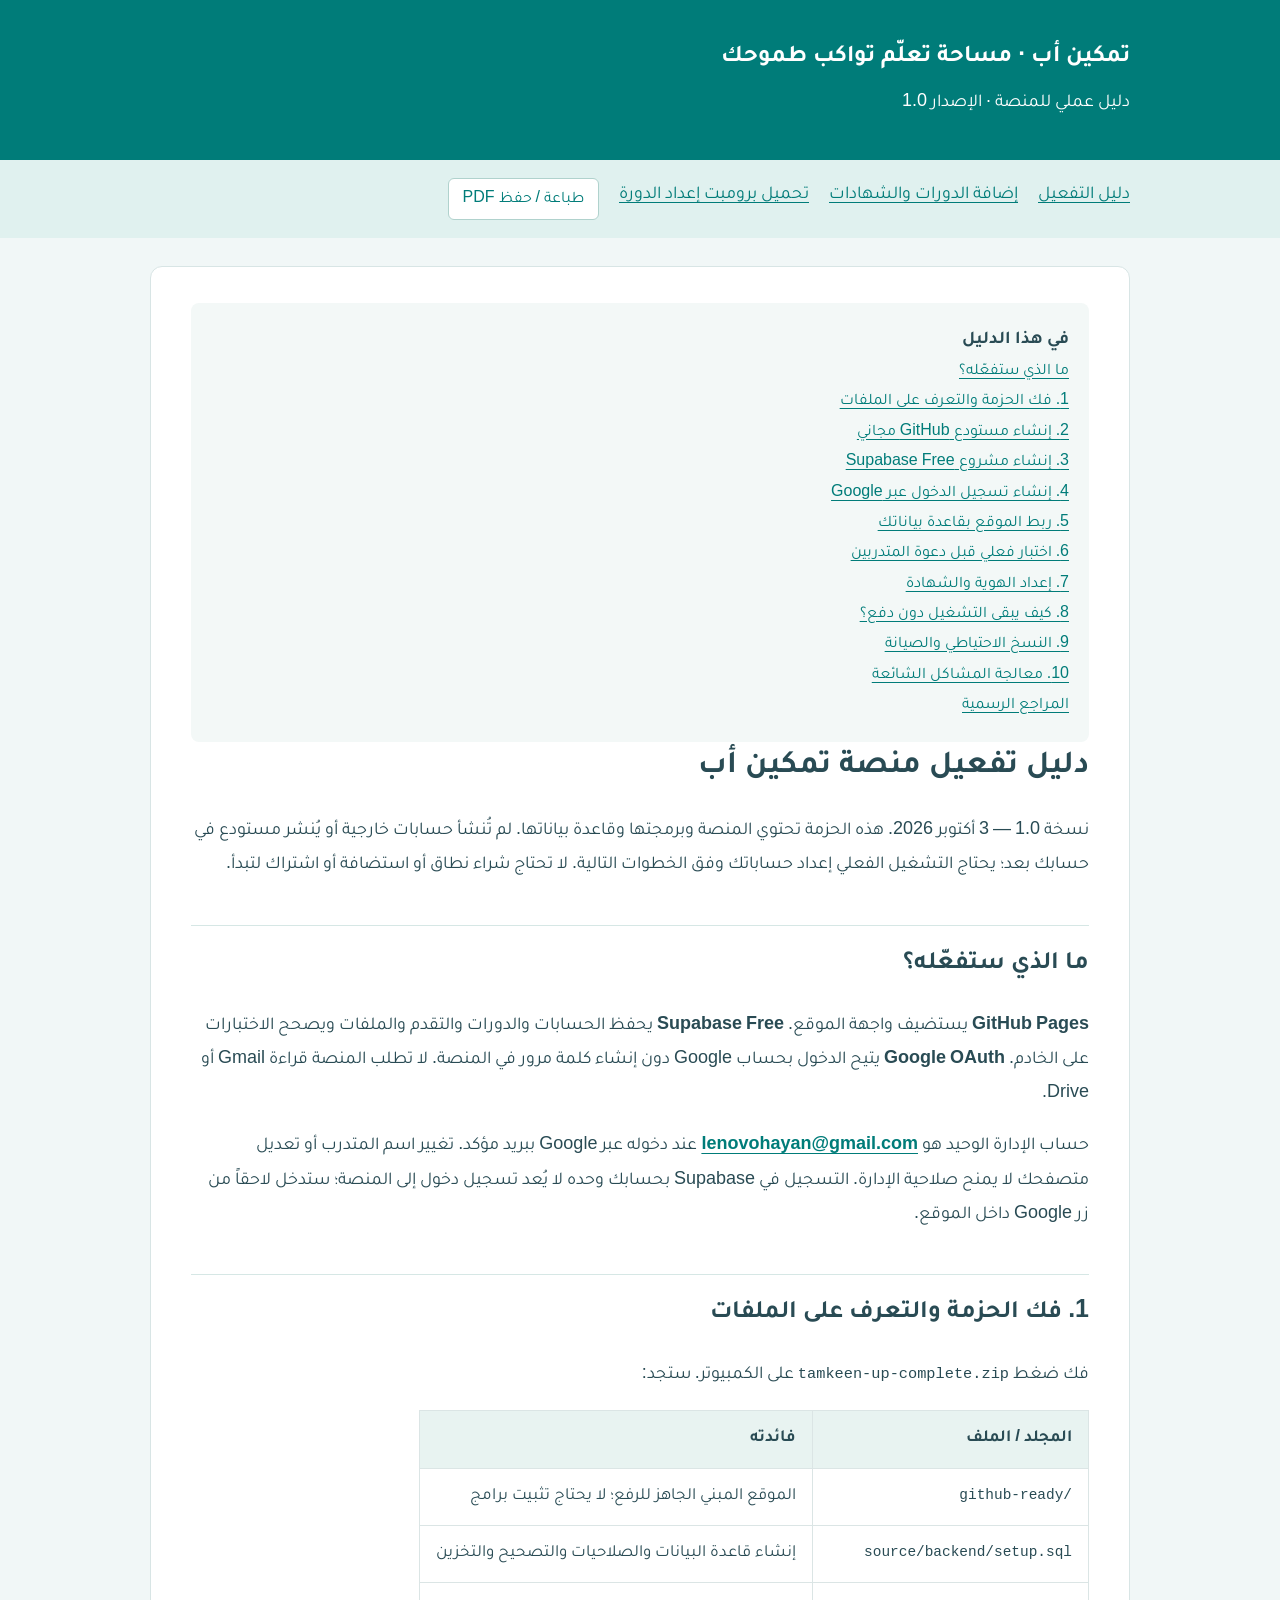
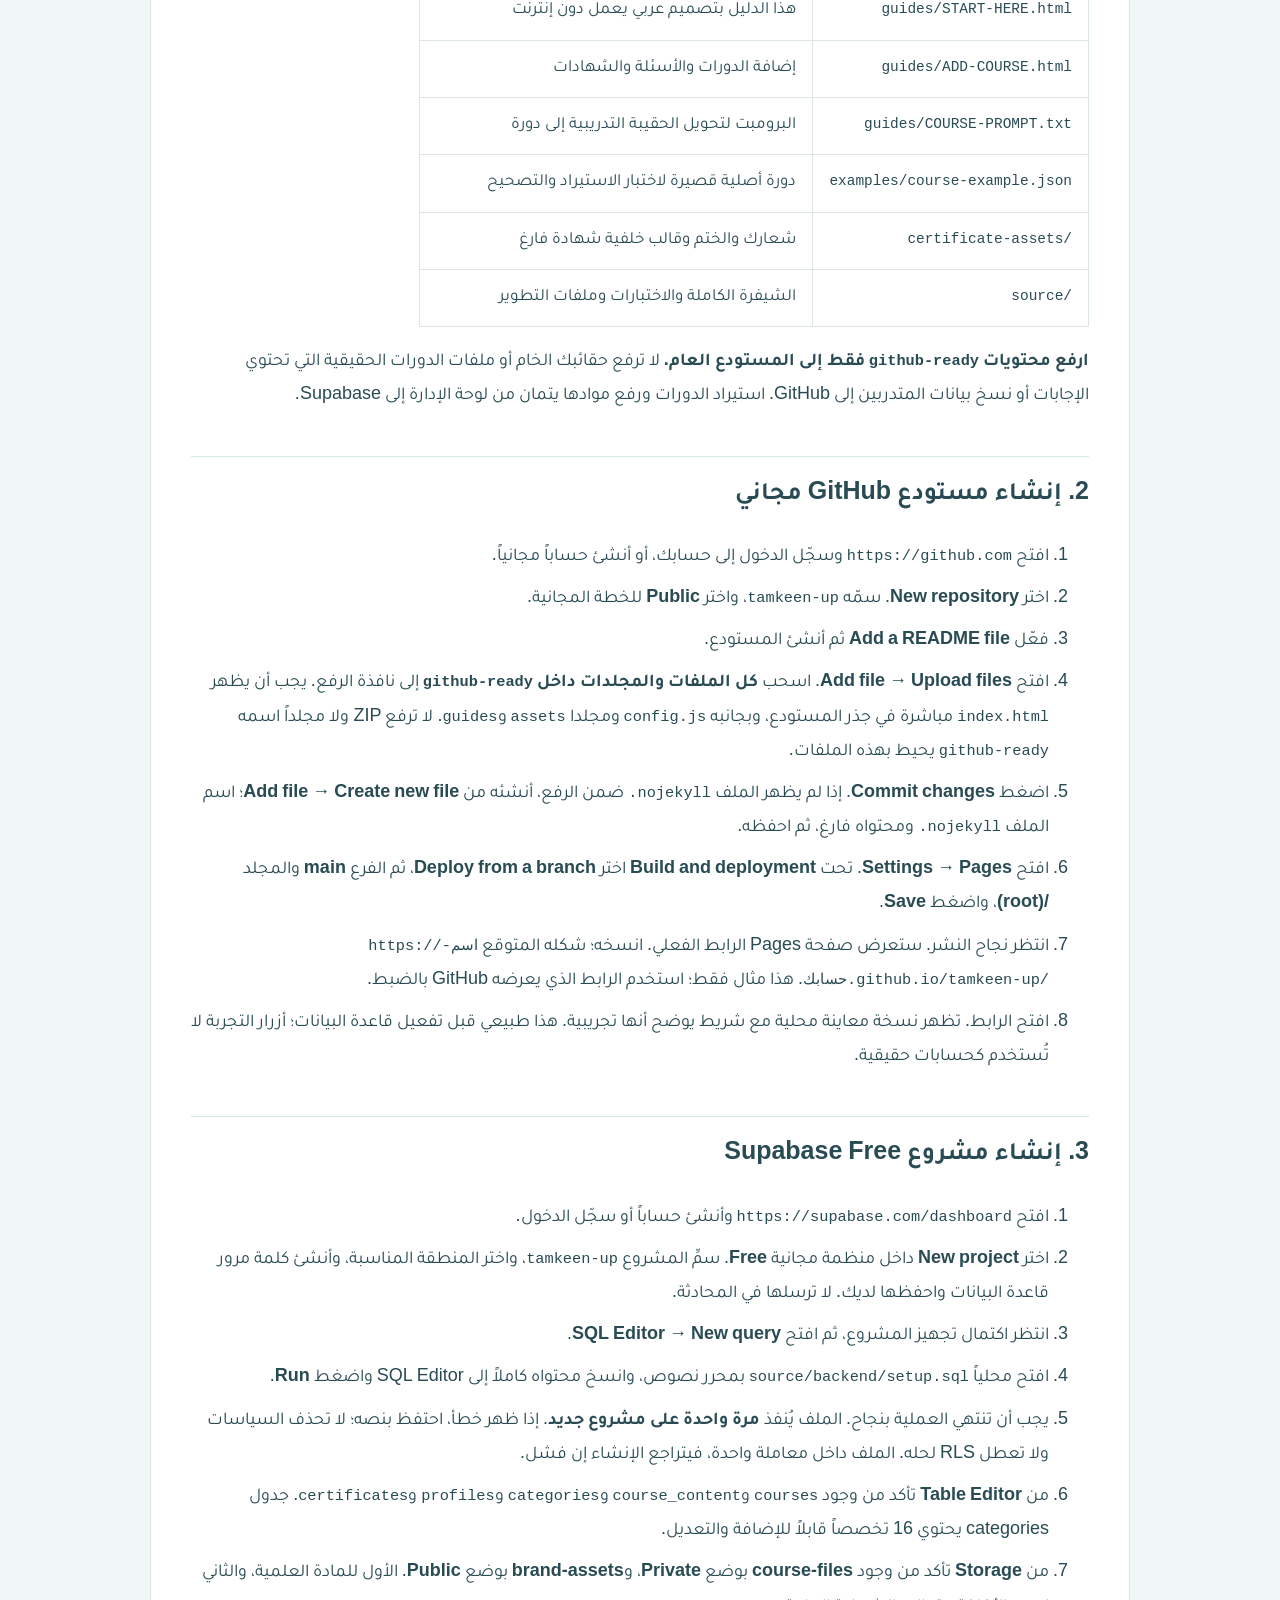
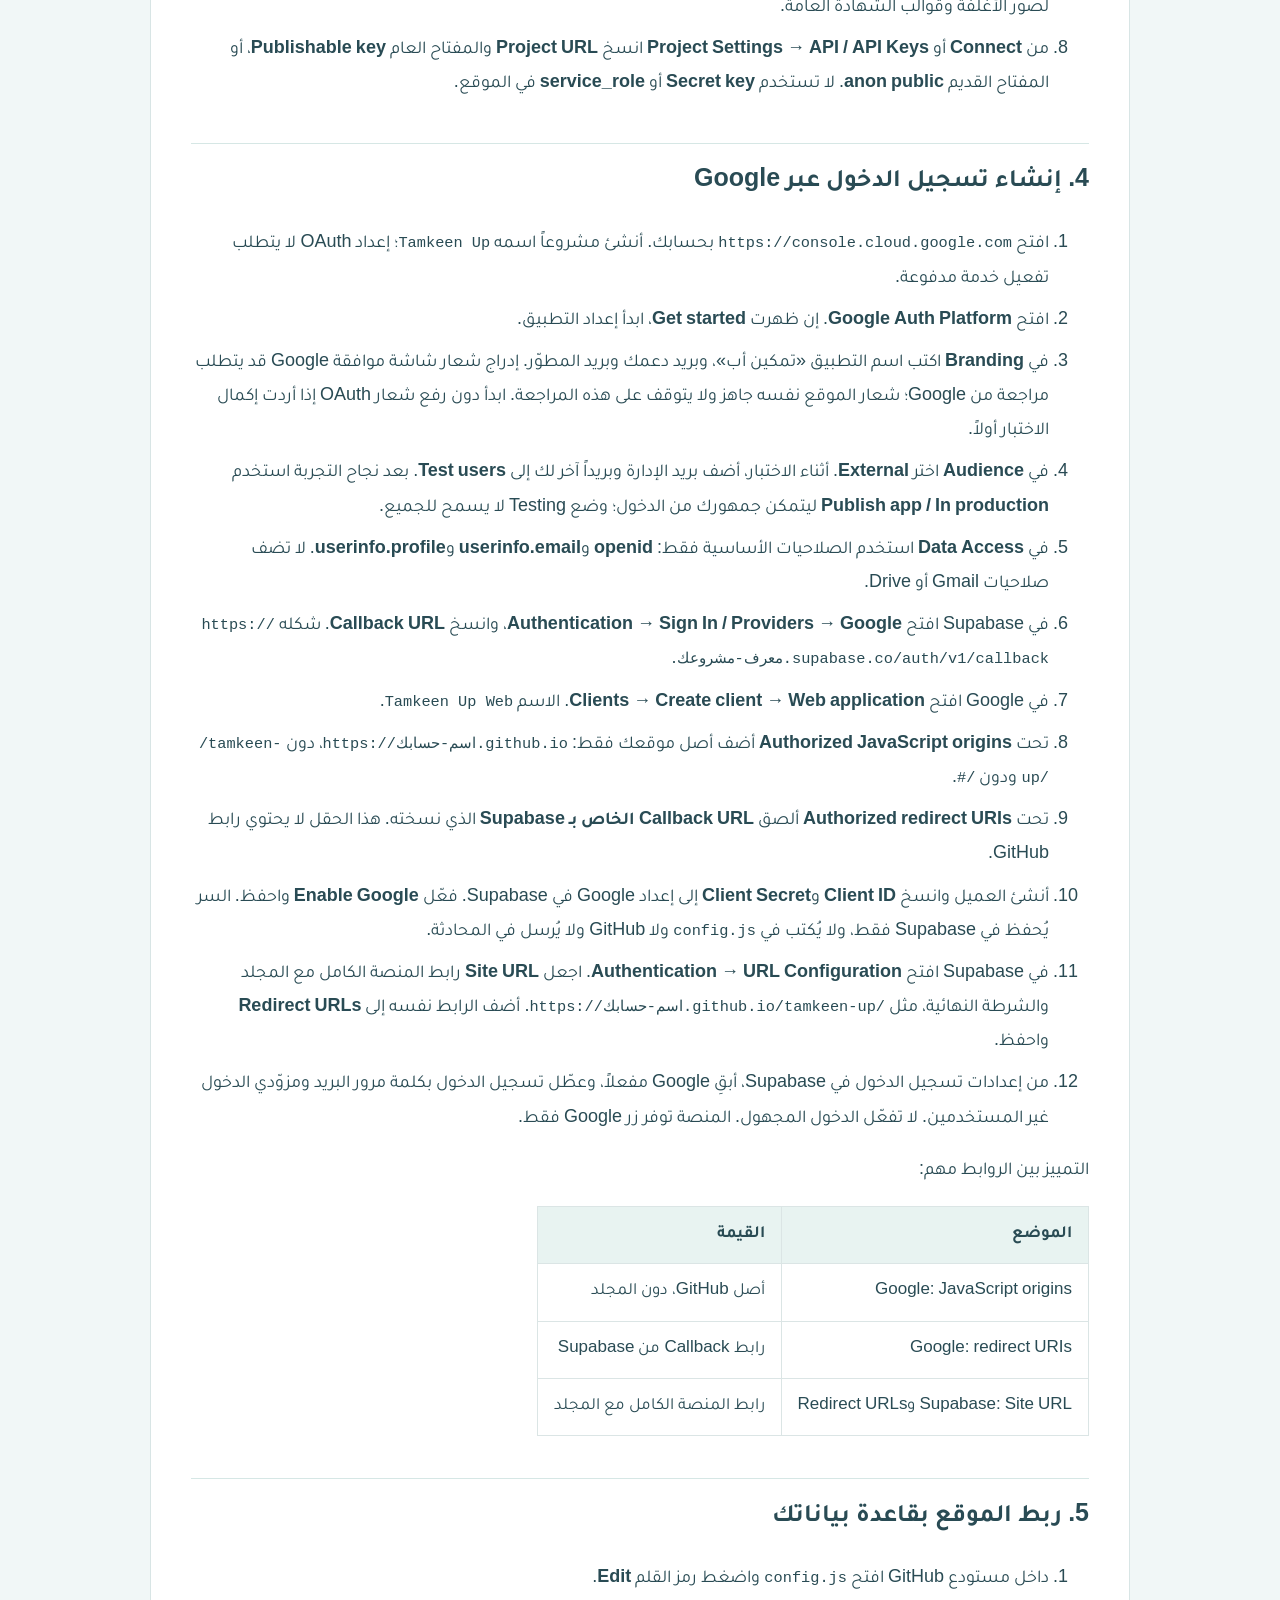
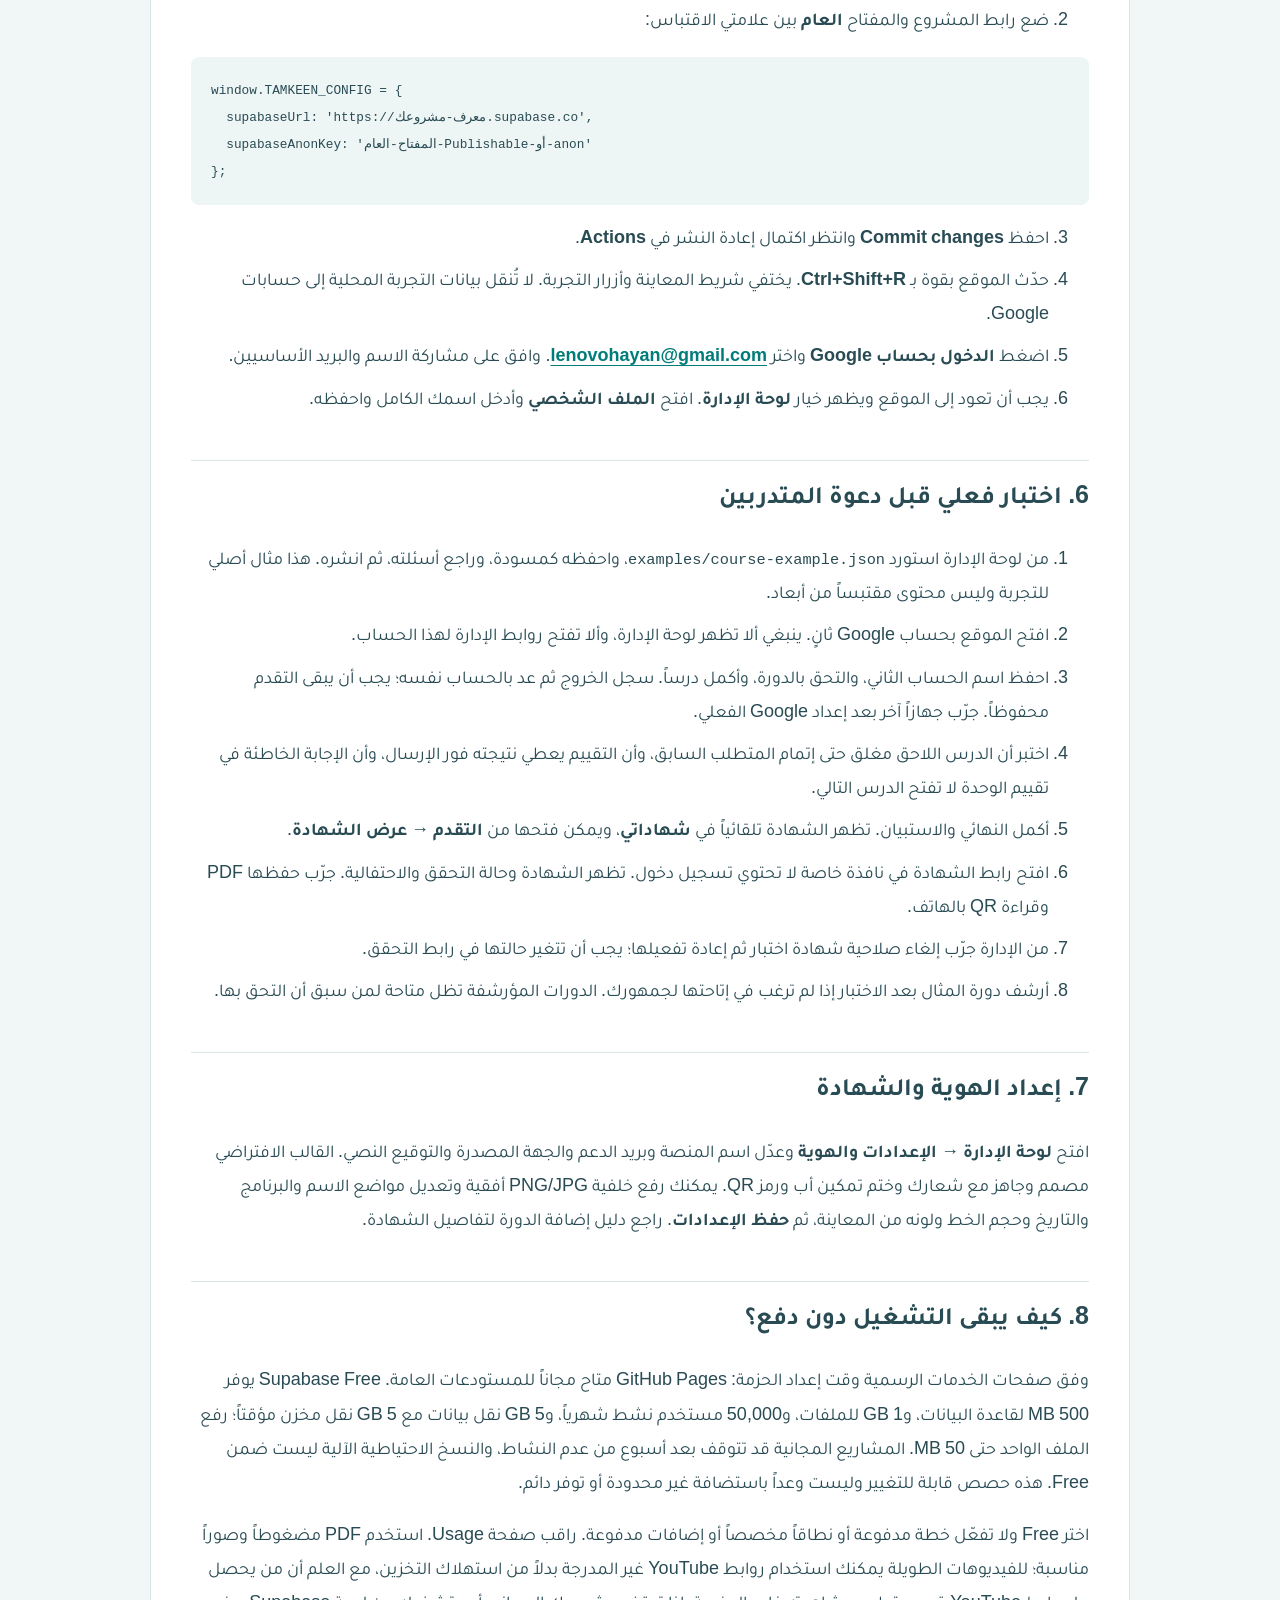
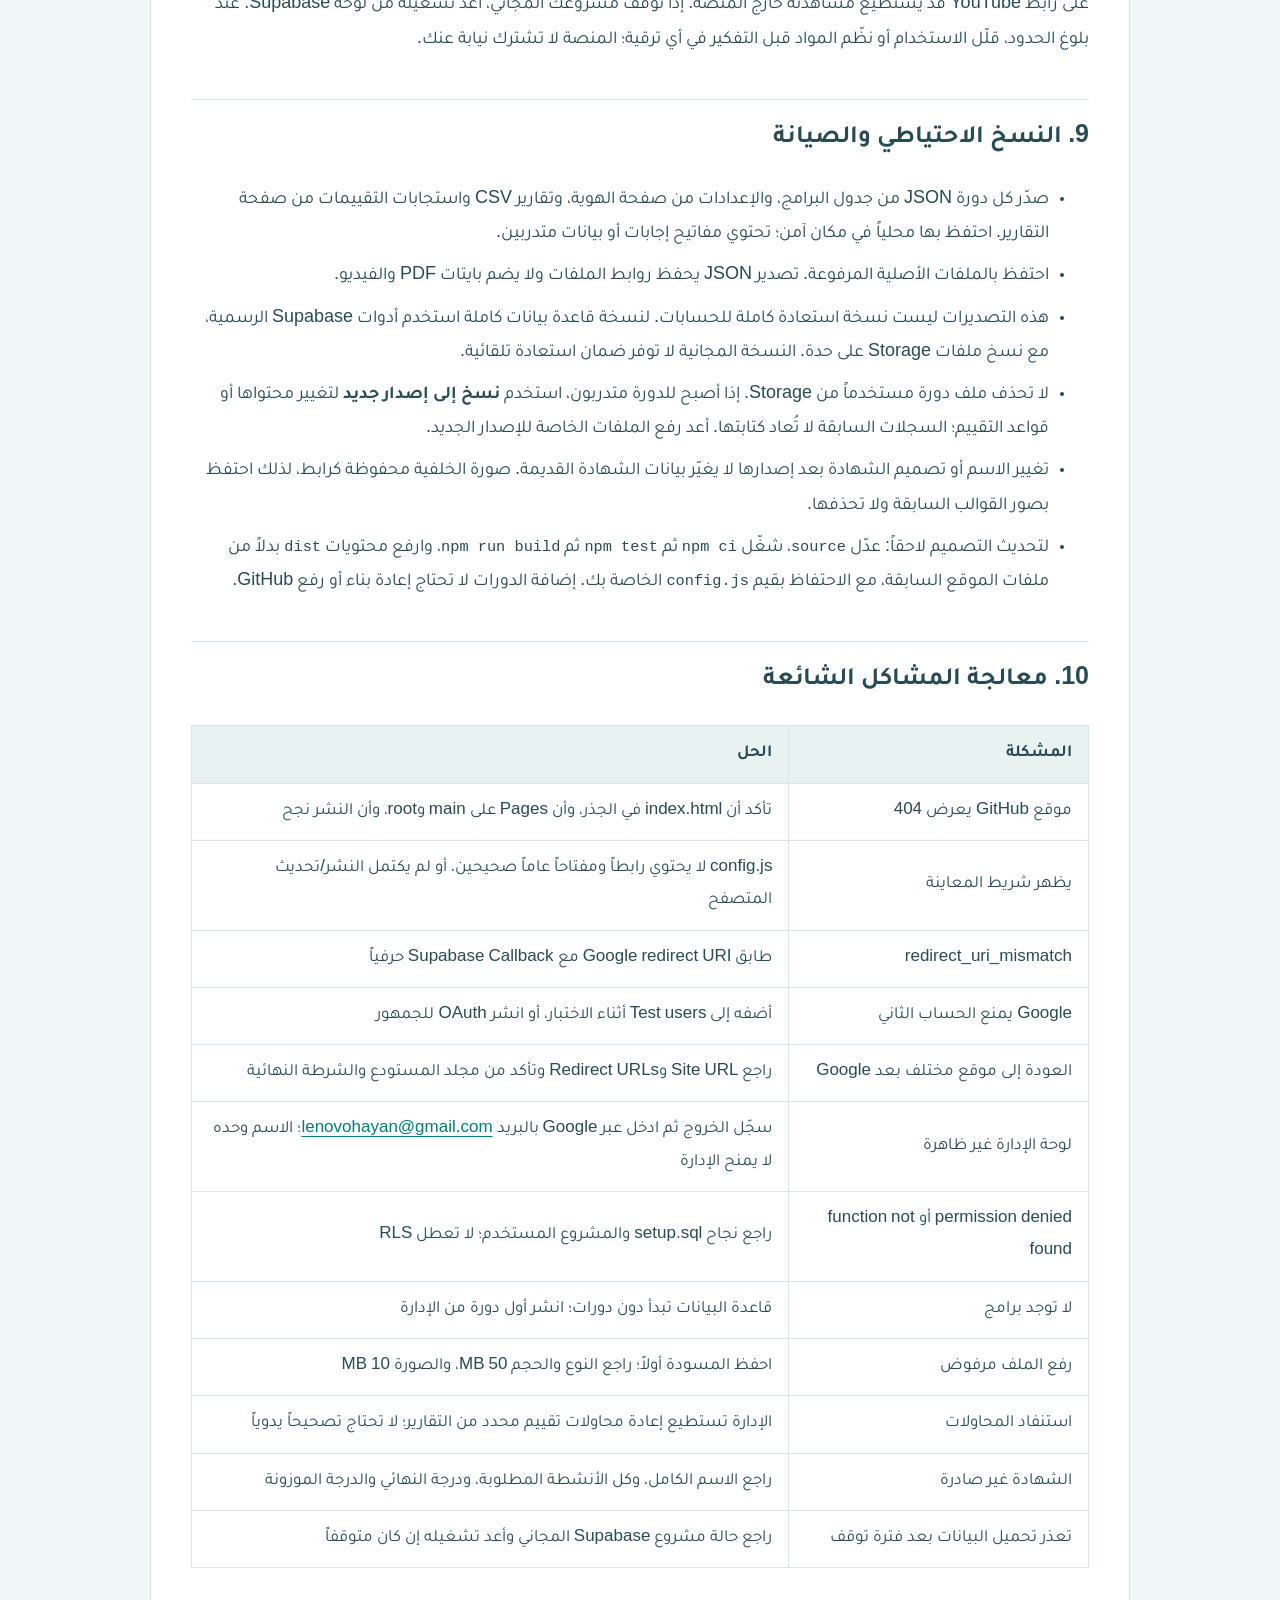
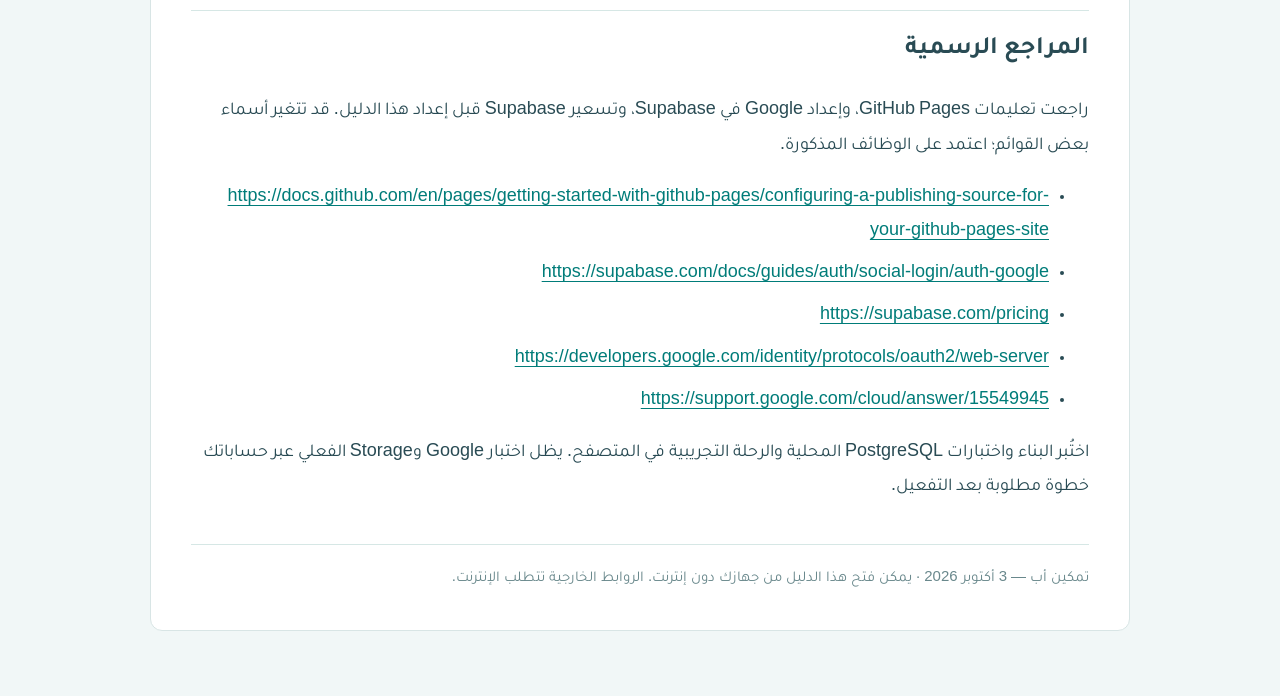
<file: guides/START-HERE.html>
<!doctype html><html lang="ar" dir="rtl"><meta charset="utf-8"><meta name="viewport" content="width=device-width,initial-scale=1"><title>دليل التفعيل | تمكين أب</title><style>@font-face{font-family:Tajawal;src:url([data-uri]);font-weight:400}@font-face{font-family:Tajawal;src:url([data-uri]);font-weight:700}*{box-sizing:border-box}body{direction:rtl;font-family:Tajawal,Arial,sans-serif;background:#f1f7f7;color:#294b54;margin:0;font-size:18px;line-height:1.9}header{padding:36px max(20px,calc((100% - 980px)/2));background:#007c79;color:white}header strong{font-size:24px}header p{margin:4px 0}nav{padding:18px max(20px,calc((100% - 980px)/2));background:#e0f1ef;display:flex;gap:20px;flex-wrap:wrap}a{color:#007c79;text-underline-offset:4px}main{max-width:980px;margin:28px auto 65px;padding:36px 40px;background:white;border:1px solid #d8e5e5;border-radius:12px}h1{font-size:32px;line-height:1.6;margin-top:0}h2{font-size:25px;margin-top:42px;padding-top:15px;border-top:1px solid #d6e7e5}h3{font-size:21px}h1,h2,h3,strong,b{font-weight:700}li{margin:8px 0}pre{direction:ltr;text-align:left;background:#eef5f5;color:#294b54;padding:20px;border-radius:8px;overflow:auto;line-height:1.8;font-size:15px}code{font-family:monospace;direction:ltr;unicode-bidi:isolate;font-size:.85em}table{display:block;overflow:auto;width:100%;border-collapse:collapse;font-size:17px}th{background:#e8f3f1;font-weight:700}td,th{padding:12px 16px;border:1px solid #dbe5e5;text-align:right;min-width:145px}button{font-family:inherit;cursor:pointer;border:1px solid #b0d2cd;background:#fff;color:#007c79;padding:9px 14px;border-radius:6px;font-size:16px}footer{color:#69888c;font-size:15px;border-top:1px solid #d6e7e5;margin-top:40px;padding-top:20px}.toc{padding:20px;background:#f3f8f7;border-radius:8px}.toc a{display:block;font-size:16px}blockquote{border-right:4px solid #4cd5cc;padding:10px 20px;margin:20px 0;background:#f2f8f8}@media(max-width:650px){body{font-size:17px}main{margin:15px;padding:22px 18px}h1{font-size:27px}h2{font-size:22px}header{padding:25px 20px}}@media print{body{background:white;font-size:13pt}header{background:white;color:#007c79;padding:10px}nav,.toc,button{display:none}main{border:0;padding:0;margin:0;max-width:none}h2{break-after:avoid}tr,pre{break-inside:avoid}a{color:inherit}}</style><header><strong>تمكين أب · مساحة تعلّم تواكب طموحك</strong><p>دليل عملي للمنصة · الإصدار 1.0</p></header><nav><a href="START-HERE.html">دليل التفعيل</a><a href="ADD-COURSE.html">إضافة الدورات والشهادات</a><a href="COURSE-PROMPT.txt" download>تحميل برومبت إعداد الدورة</a><button onclick="window.print()">طباعة / حفظ PDF</button></nav><main><div class="toc"><strong>في هذا الدليل</strong><a href="#step-1">ما الذي ستفعّله؟</a><a href="#step-2">1. فك الحزمة والتعرف على الملفات</a><a href="#step-3">2. إنشاء مستودع GitHub مجاني</a><a href="#step-4">3. إنشاء مشروع Supabase Free</a><a href="#step-5">4. إنشاء تسجيل الدخول عبر Google</a><a href="#step-6">5. ربط الموقع بقاعدة بياناتك</a><a href="#step-7">6. اختبار فعلي قبل دعوة المتدربين</a><a href="#step-8">7. إعداد الهوية والشهادة</a><a href="#step-9">8. كيف يبقى التشغيل دون دفع؟</a><a href="#step-10">9. النسخ الاحتياطي والصيانة</a><a href="#step-11">10. معالجة المشاكل الشائعة</a><a href="#step-12">المراجع الرسمية</a></div><h1>دليل تفعيل منصة تمكين أب</h1>
<p>نسخة 1.0 — 3 أكتوبر 2026. هذه الحزمة تحتوي المنصة وبرمجتها وقاعدة بياناتها. لم تُنشأ حسابات خارجية أو يُنشر مستودع في حسابك بعد؛ يحتاج التشغيل الفعلي إعداد حساباتك وفق الخطوات التالية. لا تحتاج شراء نطاق أو استضافة أو اشتراك لتبدأ.</p>
<h2 id="step-1">ما الذي ستفعّله؟</h2>
<p><strong>GitHub Pages</strong> يستضيف واجهة الموقع. <strong>Supabase Free</strong> يحفظ الحسابات والدورات والتقدم والملفات ويصحح الاختبارات على الخادم. <strong>Google OAuth</strong> يتيح الدخول بحساب Google دون إنشاء كلمة مرور في المنصة. لا تطلب المنصة قراءة Gmail أو Drive.</p>
<p>حساب الإدارة الوحيد هو <strong><a href="mailto:lenovohayan@gmail.com">lenovohayan@gmail.com</a></strong> عند دخوله عبر Google ببريد مؤكد. تغيير اسم المتدرب أو تعديل متصفحك لا يمنح صلاحية الإدارة. التسجيل في Supabase بحسابك وحده لا يُعد تسجيل دخول إلى المنصة؛ ستدخل لاحقاً من زر Google داخل الموقع.</p>
<h2 id="step-2">1. فك الحزمة والتعرف على الملفات</h2>
<p>فك ضغط <code>tamkeen-up-complete.zip</code> على الكمبيوتر. ستجد:</p>
<table>
<thead>
<tr>
<th>المجلد / الملف</th>
<th>فائدته</th>
</tr>
</thead>
<tbody><tr>
<td><code>github-ready/</code></td>
<td>الموقع المبني الجاهز للرفع؛ لا يحتاج تثبيت برامج</td>
</tr>
<tr>
<td><code>source/backend/setup.sql</code></td>
<td>إنشاء قاعدة البيانات والصلاحيات والتصحيح والتخزين</td>
</tr>
<tr>
<td><code>guides/START-HERE.html</code></td>
<td>هذا الدليل بتصميم عربي يعمل دون إنترنت</td>
</tr>
<tr>
<td><code>guides/ADD-COURSE.html</code></td>
<td>إضافة الدورات والأسئلة والشهادات</td>
</tr>
<tr>
<td><code>guides/COURSE-PROMPT.txt</code></td>
<td>البرومبت لتحويل الحقيبة التدريبية إلى دورة</td>
</tr>
<tr>
<td><code>examples/course-example.json</code></td>
<td>دورة أصلية قصيرة لاختبار الاستيراد والتصحيح</td>
</tr>
<tr>
<td><code>certificate-assets/</code></td>
<td>شعارك والختم وقالب خلفية شهادة فارغ</td>
</tr>
<tr>
<td><code>source/</code></td>
<td>الشيفرة الكاملة والاختبارات وملفات التطوير</td>
</tr>
</tbody></table>
<p><strong>ارفع محتويات <code>github-ready</code> فقط إلى المستودع العام.</strong> لا ترفع حقائبك الخام أو ملفات الدورات الحقيقية التي تحتوي الإجابات أو نسخ بيانات المتدربين إلى GitHub. استيراد الدورات ورفع موادها يتمان من لوحة الإدارة إلى Supabase.</p>
<h2 id="step-3">2. إنشاء مستودع GitHub مجاني</h2>
<ol>
<li>افتح <code>https://github.com</code> وسجّل الدخول إلى حسابك، أو أنشئ حساباً مجانياً.</li>
<li>اختر <strong>New repository</strong>. سمّه <code>tamkeen-up</code>، واختر <strong>Public</strong> للخطة المجانية.</li>
<li>فعّل <strong>Add a README file</strong> ثم أنشئ المستودع.</li>
<li>افتح <strong>Add file → Upload files</strong>. اسحب <strong>كل الملفات والمجلدات داخل <code>github-ready</code></strong> إلى نافذة الرفع. يجب أن يظهر <code>index.html</code> مباشرة في جذر المستودع، وبجانبه <code>config.js</code> ومجلدا <code>assets</code> و<code>guides</code>. لا ترفع ZIP ولا مجلداً اسمه <code>github-ready</code> يحيط بهذه الملفات.</li>
<li>اضغط <strong>Commit changes</strong>. إذا لم يظهر الملف <code>.nojekyll</code> ضمن الرفع، أنشئه من <strong>Add file → Create new file</strong>؛ اسم الملف <code>.nojekyll</code> ومحتواه فارغ، ثم احفظه.</li>
<li>افتح <strong>Settings → Pages</strong>. تحت <strong>Build and deployment</strong> اختر <strong>Deploy from a branch</strong>، ثم الفرع <strong>main</strong> والمجلد <strong>/(root)</strong>، واضغط <strong>Save</strong>.</li>
<li>انتظر نجاح النشر. ستعرض صفحة Pages الرابط الفعلي. انسخه؛ شكله المتوقع <code>https://اسم-حسابك.github.io/tamkeen-up/</code>. هذا مثال فقط؛ استخدم الرابط الذي يعرضه GitHub بالضبط.</li>
<li>افتح الرابط. تظهر نسخة معاينة محلية مع شريط يوضح أنها تجريبية. هذا طبيعي قبل تفعيل قاعدة البيانات؛ أزرار التجربة لا تُستخدم كحسابات حقيقية.</li>
</ol>
<h2 id="step-4">3. إنشاء مشروع Supabase Free</h2>
<ol>
<li>افتح <code>https://supabase.com/dashboard</code> وأنشئ حساباً أو سجّل الدخول.</li>
<li>اختر <strong>New project</strong> داخل منظمة مجانية <strong>Free</strong>. سمِّ المشروع <code>tamkeen-up</code>، واختر المنطقة المناسبة، وأنشئ كلمة مرور قاعدة البيانات واحفظها لديك. لا ترسلها في المحادثة.</li>
<li>انتظر اكتمال تجهيز المشروع، ثم افتح <strong>SQL Editor → New query</strong>.</li>
<li>افتح محلياً <code>source/backend/setup.sql</code> بمحرر نصوص، وانسخ محتواه كاملاً إلى SQL Editor واضغط <strong>Run</strong>.</li>
<li>يجب أن تنتهي العملية بنجاح. الملف يُنفذ <strong>مرة واحدة على مشروع جديد</strong>. إذا ظهر خطأ، احتفظ بنصه؛ لا تحذف السياسات ولا تعطل RLS لحله. الملف داخل معاملة واحدة، فيتراجع الإنشاء إن فشل.</li>
<li>من <strong>Table Editor</strong> تأكد من وجود <code>courses</code> و<code>course_content</code> و<code>categories</code> و<code>profiles</code> و<code>certificates</code>. جدول categories يحتوي 16 تخصصاً قابلاً للإضافة والتعديل.</li>
<li>من <strong>Storage</strong> تأكد من وجود <strong>course-files</strong> بوضع <strong>Private</strong>، و<strong>brand-assets</strong> بوضع <strong>Public</strong>. الأول للمادة العلمية، والثاني لصور الأغلفة وقوالب الشهادة العامة.</li>
<li>من <strong>Connect</strong> أو <strong>Project Settings → API / API Keys</strong> انسخ <strong>Project URL</strong> والمفتاح العام <strong>Publishable key</strong>، أو المفتاح القديم <strong>anon public</strong>. لا تستخدم <strong>Secret key</strong> أو <strong>service_role</strong> في الموقع.</li>
</ol>
<h2 id="step-5">4. إنشاء تسجيل الدخول عبر Google</h2>
<ol>
<li>افتح <code>https://console.cloud.google.com</code> بحسابك. أنشئ مشروعاً اسمه <code>Tamkeen Up</code>؛ إعداد OAuth لا يتطلب تفعيل خدمة مدفوعة.</li>
<li>افتح <strong>Google Auth Platform</strong>. إن ظهرت <strong>Get started</strong>، ابدأ إعداد التطبيق.</li>
<li>في <strong>Branding</strong> اكتب اسم التطبيق «تمكين أب»، وبريد دعمك وبريد المطوّر. إدراج شعار شاشة موافقة Google قد يتطلب مراجعة من Google؛ شعار الموقع نفسه جاهز ولا يتوقف على هذه المراجعة. ابدأ دون رفع شعار OAuth إذا أردت إكمال الاختبار أولاً.</li>
<li>في <strong>Audience</strong> اختر <strong>External</strong>. أثناء الاختبار، أضف بريد الإدارة وبريداً آخر لك إلى <strong>Test users</strong>. بعد نجاح التجربة استخدم <strong>Publish app / In production</strong> ليتمكن جمهورك من الدخول؛ وضع Testing لا يسمح للجميع.</li>
<li>في <strong>Data Access</strong> استخدم الصلاحيات الأساسية فقط: <strong>openid</strong> و<strong>userinfo.email</strong> و<strong>userinfo.profile</strong>. لا تضف صلاحيات Gmail أو Drive.</li>
<li>في Supabase افتح <strong>Authentication → Sign In / Providers → Google</strong>، وانسخ <strong>Callback URL</strong>. شكله <code>https://معرف-مشروعك.supabase.co/auth/v1/callback</code>.</li>
<li>في Google افتح <strong>Clients → Create client → Web application</strong>. الاسم <code>Tamkeen Up Web</code>.</li>
<li>تحت <strong>Authorized JavaScript origins</strong> أضف أصل موقعك فقط: <code>https://اسم-حسابك.github.io</code>، دون <code>/tamkeen-up/</code> ودون <code>#/</code>.</li>
<li>تحت <strong>Authorized redirect URIs</strong> ألصق <strong>Callback URL الخاص بـ Supabase</strong> الذي نسخته. هذا الحقل لا يحتوي رابط GitHub.</li>
<li>أنشئ العميل وانسخ <strong>Client ID</strong> و<strong>Client Secret</strong> إلى إعداد Google في Supabase. فعّل <strong>Enable Google</strong> واحفظ. السر يُحفظ في Supabase فقط، ولا يُكتب في <code>config.js</code> ولا GitHub ولا يُرسل في المحادثة.</li>
<li>في Supabase افتح <strong>Authentication → URL Configuration</strong>. اجعل <strong>Site URL</strong> رابط المنصة الكامل مع المجلد والشرطة النهائية، مثل <code>https://اسم-حسابك.github.io/tamkeen-up/</code>. أضف الرابط نفسه إلى <strong>Redirect URLs</strong> واحفظ.</li>
<li>من إعدادات تسجيل الدخول في Supabase، أبقِ Google مفعلاً، وعطّل تسجيل الدخول بكلمة مرور البريد ومزوّدي الدخول غير المستخدمين. لا تفعّل الدخول المجهول. المنصة توفر زر Google فقط.</li>
</ol>
<p>التمييز بين الروابط مهم:</p>
<table>
<thead>
<tr>
<th>الموضع</th>
<th>القيمة</th>
</tr>
</thead>
<tbody><tr>
<td>Google: JavaScript origins</td>
<td>أصل GitHub، دون المجلد</td>
</tr>
<tr>
<td>Google: redirect URIs</td>
<td>رابط Callback من Supabase</td>
</tr>
<tr>
<td>Supabase: Site URL وRedirect URLs</td>
<td>رابط المنصة الكامل مع المجلد</td>
</tr>
</tbody></table>
<h2 id="step-6">5. ربط الموقع بقاعدة بياناتك</h2>
<ol>
<li>داخل مستودع GitHub افتح <code>config.js</code> واضغط رمز القلم <strong>Edit</strong>.</li>
<li>ضع رابط المشروع والمفتاح <strong>العام</strong> بين علامتي الاقتباس:</li>
</ol>
<pre><code class="language-javascript">window.TAMKEEN_CONFIG = {
  supabaseUrl: &#39;https://معرف-مشروعك.supabase.co&#39;,
  supabaseAnonKey: &#39;المفتاح-العام-Publishable-أو-anon&#39;
};
</code></pre>
<ol start="3">
<li>احفظ <strong>Commit changes</strong> وانتظر اكتمال إعادة النشر في <strong>Actions</strong>.</li>
<li>حدّث الموقع بقوة بـ <strong>Ctrl+Shift+R</strong>. يختفي شريط المعاينة وأزرار التجربة. لا تُنقل بيانات التجربة المحلية إلى حسابات Google.</li>
<li>اضغط <strong>الدخول بحساب Google</strong> واختر <strong><a href="mailto:lenovohayan@gmail.com">lenovohayan@gmail.com</a></strong>. وافق على مشاركة الاسم والبريد الأساسيين.</li>
<li>يجب أن تعود إلى الموقع ويظهر خيار <strong>لوحة الإدارة</strong>. افتح <strong>الملف الشخصي</strong> وأدخل اسمك الكامل واحفظه.</li>
</ol>
<h2 id="step-7">6. اختبار فعلي قبل دعوة المتدربين</h2>
<ol>
<li>من لوحة الإدارة استورد <code>examples/course-example.json</code>، واحفظه كمسودة، وراجع أسئلته، ثم انشره. هذا مثال أصلي للتجربة وليس محتوى مقتبساً من أبعاد.</li>
<li>افتح الموقع بحساب Google ثانٍ. ينبغي ألا تظهر لوحة الإدارة، وألا تفتح روابط الإدارة لهذا الحساب.</li>
<li>احفظ اسم الحساب الثاني، والتحق بالدورة، وأكمل درساً. سجل الخروج ثم عد بالحساب نفسه؛ يجب أن يبقى التقدم محفوظاً. جرّب جهازاً آخر بعد إعداد Google الفعلي.</li>
<li>اختبر أن الدرس اللاحق مغلق حتى إتمام المتطلب السابق، وأن التقييم يعطي نتيجته فور الإرسال، وأن الإجابة الخاطئة في تقييم الوحدة لا تفتح الدرس التالي.</li>
<li>أكمل النهائي والاستبيان. تظهر الشهادة تلقائياً في <strong>شهاداتي</strong>، ويمكن فتحها من <strong>التقدم → عرض الشهادة</strong>.</li>
<li>افتح رابط الشهادة في نافذة خاصة لا تحتوي تسجيل دخول. تظهر الشهادة وحالة التحقق والاحتفالية. جرّب حفظها PDF وقراءة QR بالهاتف.</li>
<li>من الإدارة جرّب إلغاء صلاحية شهادة اختبار ثم إعادة تفعيلها؛ يجب أن تتغير حالتها في رابط التحقق.</li>
<li>أرشف دورة المثال بعد الاختبار إذا لم ترغب في إتاحتها لجمهورك. الدورات المؤرشفة تظل متاحة لمن سبق أن التحق بها.</li>
</ol>
<h2 id="step-8">7. إعداد الهوية والشهادة</h2>
<p>افتح <strong>لوحة الإدارة → الإعدادات والهوية</strong> وعدّل اسم المنصة وبريد الدعم والجهة المصدرة والتوقيع النصي. القالب الافتراضي مصمم وجاهز مع شعارك وختم تمكين أب ورمز QR. يمكنك رفع خلفية PNG/JPG أفقية وتعديل مواضع الاسم والبرنامج والتاريخ وحجم الخط ولونه من المعاينة، ثم <strong>حفظ الإعدادات</strong>. راجع دليل إضافة الدورة لتفاصيل الشهادة.</p>
<h2 id="step-9">8. كيف يبقى التشغيل دون دفع؟</h2>
<p>وفق صفحات الخدمات الرسمية وقت إعداد الحزمة: GitHub Pages متاح مجاناً للمستودعات العامة. Supabase Free يوفر 500 MB لقاعدة البيانات، و1 GB للملفات، و50,000 مستخدم نشط شهرياً، و5 GB نقل بيانات مع 5 GB نقل مخزن مؤقتاً؛ رفع الملف الواحد حتى 50 MB. المشاريع المجانية قد تتوقف بعد أسبوع من عدم النشاط، والنسخ الاحتياطية الآلية ليست ضمن Free. هذه حصص قابلة للتغيير وليست وعداً باستضافة غير محدودة أو توفر دائم.</p>
<p>اختر Free ولا تفعّل خطة مدفوعة أو نطاقاً مخصصاً أو إضافات مدفوعة. راقب صفحة Usage. استخدم PDF مضغوطاً وصوراً مناسبة؛ للفيديوهات الطويلة يمكنك استخدام روابط YouTube غير المدرجة بدلاً من استهلاك التخزين، مع العلم أن من يحصل على رابط YouTube قد يستطيع مشاهدته خارج المنصة. إذا توقف مشروعك المجاني، أعد تشغيله من لوحة Supabase. عند بلوغ الحدود، قلّل الاستخدام أو نظّم المواد قبل التفكير في أي ترقية؛ المنصة لا تشترك نيابة عنك.</p>
<h2 id="step-10">9. النسخ الاحتياطي والصيانة</h2>
<ul>
<li>صدّر كل دورة JSON من جدول البرامج، والإعدادات من صفحة الهوية، وتقارير CSV واستجابات التقييمات من صفحة التقارير. احتفظ بها محلياً في مكان آمن؛ تحتوي مفاتيح إجابات أو بيانات متدربين.</li>
<li>احتفظ بالملفات الأصلية المرفوعة. تصدير JSON يحفظ روابط الملفات ولا يضم بايتات PDF والفيديو.</li>
<li>هذه التصديرات ليست نسخة استعادة كاملة للحسابات. لنسخة قاعدة بيانات كاملة استخدم أدوات Supabase الرسمية، مع نسخ ملفات Storage على حدة. النسخة المجانية لا توفر ضمان استعادة تلقائية.</li>
<li>لا تحذف ملف دورة مستخدماً من Storage. إذا أصبح للدورة متدربون، استخدم <strong>نسخ إلى إصدار جديد</strong> لتغيير محتواها أو قواعد التقييم؛ السجلات السابقة لا تُعاد كتابتها. أعد رفع الملفات الخاصة للإصدار الجديد.</li>
<li>تغيير الاسم أو تصميم الشهادة بعد إصدارها لا يغيّر بيانات الشهادة القديمة. صورة الخلفية محفوظة كرابط، لذلك احتفظ بصور القوالب السابقة ولا تحذفها.</li>
<li>لتحديث التصميم لاحقاً: عدّل <code>source</code>، شغّل <code>npm ci</code> ثم <code>npm test</code> ثم <code>npm run build</code>، وارفع محتويات <code>dist</code> بدلاً من ملفات الموقع السابقة، مع الاحتفاظ بقيم <code>config.js</code> الخاصة بك. إضافة الدورات لا تحتاج إعادة بناء أو رفع GitHub.</li>
</ul>
<h2 id="step-11">10. معالجة المشاكل الشائعة</h2>
<table>
<thead>
<tr>
<th>المشكلة</th>
<th>الحل</th>
</tr>
</thead>
<tbody><tr>
<td>موقع GitHub يعرض 404</td>
<td>تأكد أن index.html في الجذر، وأن Pages على main وroot، وأن النشر نجح</td>
</tr>
<tr>
<td>يظهر شريط المعاينة</td>
<td>config.js لا يحتوي رابطاً ومفتاحاً عاماً صحيحين، أو لم يكتمل النشر/تحديث المتصفح</td>
</tr>
<tr>
<td>redirect_uri_mismatch</td>
<td>طابق Google redirect URI مع Supabase Callback حرفياً</td>
</tr>
<tr>
<td>Google يمنع الحساب الثاني</td>
<td>أضفه إلى Test users أثناء الاختبار، أو انشر OAuth للجمهور</td>
</tr>
<tr>
<td>العودة إلى موقع مختلف بعد Google</td>
<td>راجع Site URL وRedirect URLs وتأكد من مجلد المستودع والشرطة النهائية</td>
</tr>
<tr>
<td>لوحة الإدارة غير ظاهرة</td>
<td>سجّل الخروج ثم ادخل عبر Google بالبريد <a href="mailto:lenovohayan@gmail.com">lenovohayan@gmail.com</a>؛ الاسم وحده لا يمنح الإدارة</td>
</tr>
<tr>
<td>permission denied أو function not found</td>
<td>راجع نجاح setup.sql والمشروع المستخدم؛ لا تعطل RLS</td>
</tr>
<tr>
<td>لا توجد برامج</td>
<td>قاعدة البيانات تبدأ دون دورات؛ انشر أول دورة من الإدارة</td>
</tr>
<tr>
<td>رفع الملف مرفوض</td>
<td>احفظ المسودة أولاً؛ راجع النوع والحجم 50 MB، والصورة 10 MB</td>
</tr>
<tr>
<td>استنفاد المحاولات</td>
<td>الإدارة تستطيع إعادة محاولات تقييم محدد من التقارير؛ لا تحتاج تصحيحاً يدوياً</td>
</tr>
<tr>
<td>الشهادة غير صادرة</td>
<td>راجع الاسم الكامل، وكل الأنشطة المطلوبة، ودرجة النهائي والدرجة الموزونة</td>
</tr>
<tr>
<td>تعذر تحميل البيانات بعد فترة توقف</td>
<td>راجع حالة مشروع Supabase المجاني وأعد تشغيله إن كان متوقفاً</td>
</tr>
</tbody></table>
<h2 id="step-12">المراجع الرسمية</h2>
<p>راجعت تعليمات GitHub Pages، وإعداد Google في Supabase، وتسعير Supabase قبل إعداد هذا الدليل. قد تتغير أسماء بعض القوائم؛ اعتمد على الوظائف المذكورة.</p>
<ul>
<li><a href="https://docs.github.com/en/pages/getting-started-with-github-pages/configuring-a-publishing-source-for-your-github-pages-site">https://docs.github.com/en/pages/getting-started-with-github-pages/configuring-a-publishing-source-for-your-github-pages-site</a></li>
<li><a href="https://supabase.com/docs/guides/auth/social-login/auth-google">https://supabase.com/docs/guides/auth/social-login/auth-google</a></li>
<li><a href="https://supabase.com/pricing">https://supabase.com/pricing</a></li>
<li><a href="https://developers.google.com/identity/protocols/oauth2/web-server">https://developers.google.com/identity/protocols/oauth2/web-server</a></li>
<li><a href="https://support.google.com/cloud/answer/15549945">https://support.google.com/cloud/answer/15549945</a></li>
</ul>
<p>اختُبر البناء واختبارات PostgreSQL المحلية والرحلة التجريبية في المتصفح. يظل اختبار Google وStorage الفعلي عبر حساباتك خطوة مطلوبة بعد التفعيل.</p>
<footer>تمكين أب — 3 أكتوبر 2026 · يمكن فتح هذا الدليل من جهازك دون إنترنت. الروابط الخارجية تتطلب الإنترنت.</footer></main></html>
</file>
<file: assets/index-C9rLf_e-.css>
@font-face{font-family:Tajawal;font-style:normal;font-display:swap;font-weight:400;src:url(./tajawal-arabic-400-normal-CyCXRvzh.woff2) format("woff2"),url(./tajawal-arabic-400-normal-DCQxawbB.woff) format("woff");unicode-range:U+0600-06FF,U+0750-077F,U+0870-088E,U+0890-0891,U+0897-08E1,U+08E3-08FF,U+200C-200E,U+2010-2011,U+204F,U+2E41,U+FB50-FDFF,U+FE70-FE74,U+FE76-FEFC,U+102E0-102FB,U+10E60-10E7E,U+10EC2-10EC4,U+10EFC-10EFF,U+1EE00-1EE03,U+1EE05-1EE1F,U+1EE21-1EE22,U+1EE24,U+1EE27,U+1EE29-1EE32,U+1EE34-1EE37,U+1EE39,U+1EE3B,U+1EE42,U+1EE47,U+1EE49,U+1EE4B,U+1EE4D-1EE4F,U+1EE51-1EE52,U+1EE54,U+1EE57,U+1EE59,U+1EE5B,U+1EE5D,U+1EE5F,U+1EE61-1EE62,U+1EE64,U+1EE67-1EE6A,U+1EE6C-1EE72,U+1EE74-1EE77,U+1EE79-1EE7C,U+1EE7E,U+1EE80-1EE89,U+1EE8B-1EE9B,U+1EEA1-1EEA3,U+1EEA5-1EEA9,U+1EEAB-1EEBB,U+1EEF0-1EEF1}@font-face{font-family:Tajawal;font-style:normal;font-display:swap;font-weight:400;src:url(./tajawal-latin-400-normal-BVNSOH3d.woff2) format("woff2"),url(./tajawal-latin-400-normal-BdYcZznU.woff) format("woff");unicode-range:U+0000-00FF,U+0131,U+0152-0153,U+02BB-02BC,U+02C6,U+02DA,U+02DC,U+0304,U+0308,U+0329,U+2000-206F,U+20AC,U+2122,U+2191,U+2193,U+2212,U+2215,U+FEFF,U+FFFD}@font-face{font-family:Tajawal;font-style:normal;font-display:swap;font-weight:500;src:url(./tajawal-arabic-500-normal-BZ8ojJNu.woff2) format("woff2"),url(./tajawal-arabic-500-normal-CbVEaYEW.woff) format("woff");unicode-range:U+0600-06FF,U+0750-077F,U+0870-088E,U+0890-0891,U+0897-08E1,U+08E3-08FF,U+200C-200E,U+2010-2011,U+204F,U+2E41,U+FB50-FDFF,U+FE70-FE74,U+FE76-FEFC,U+102E0-102FB,U+10E60-10E7E,U+10EC2-10EC4,U+10EFC-10EFF,U+1EE00-1EE03,U+1EE05-1EE1F,U+1EE21-1EE22,U+1EE24,U+1EE27,U+1EE29-1EE32,U+1EE34-1EE37,U+1EE39,U+1EE3B,U+1EE42,U+1EE47,U+1EE49,U+1EE4B,U+1EE4D-1EE4F,U+1EE51-1EE52,U+1EE54,U+1EE57,U+1EE59,U+1EE5B,U+1EE5D,U+1EE5F,U+1EE61-1EE62,U+1EE64,U+1EE67-1EE6A,U+1EE6C-1EE72,U+1EE74-1EE77,U+1EE79-1EE7C,U+1EE7E,U+1EE80-1EE89,U+1EE8B-1EE9B,U+1EEA1-1EEA3,U+1EEA5-1EEA9,U+1EEAB-1EEBB,U+1EEF0-1EEF1}@font-face{font-family:Tajawal;font-style:normal;font-display:swap;font-weight:500;src:url(./tajawal-latin-500-normal-CoYeBiSI.woff2) format("woff2"),url(./tajawal-latin-500-normal-DU9v6xgj.woff) format("woff");unicode-range:U+0000-00FF,U+0131,U+0152-0153,U+02BB-02BC,U+02C6,U+02DA,U+02DC,U+0304,U+0308,U+0329,U+2000-206F,U+20AC,U+2122,U+2191,U+2193,U+2212,U+2215,U+FEFF,U+FFFD}@font-face{font-family:Tajawal;font-style:normal;font-display:swap;font-weight:700;src:url(./tajawal-arabic-700-normal-D2-eand5.woff2) format("woff2"),url(./tajawal-arabic-700-normal-9L7Zusdl.woff) format("woff");unicode-range:U+0600-06FF,U+0750-077F,U+0870-088E,U+0890-0891,U+0897-08E1,U+08E3-08FF,U+200C-200E,U+2010-2011,U+204F,U+2E41,U+FB50-FDFF,U+FE70-FE74,U+FE76-FEFC,U+102E0-102FB,U+10E60-10E7E,U+10EC2-10EC4,U+10EFC-10EFF,U+1EE00-1EE03,U+1EE05-1EE1F,U+1EE21-1EE22,U+1EE24,U+1EE27,U+1EE29-1EE32,U+1EE34-1EE37,U+1EE39,U+1EE3B,U+1EE42,U+1EE47,U+1EE49,U+1EE4B,U+1EE4D-1EE4F,U+1EE51-1EE52,U+1EE54,U+1EE57,U+1EE59,U+1EE5B,U+1EE5D,U+1EE5F,U+1EE61-1EE62,U+1EE64,U+1EE67-1EE6A,U+1EE6C-1EE72,U+1EE74-1EE77,U+1EE79-1EE7C,U+1EE7E,U+1EE80-1EE89,U+1EE8B-1EE9B,U+1EEA1-1EEA3,U+1EEA5-1EEA9,U+1EEAB-1EEBB,U+1EEF0-1EEF1}@font-face{font-family:Tajawal;font-style:normal;font-display:swap;font-weight:700;src:url(./tajawal-latin-700-normal-BypgxfGb.woff2) format("woff2"),url(./tajawal-latin-700-normal-CV3bxpHe.woff) format("woff");unicode-range:U+0000-00FF,U+0131,U+0152-0153,U+02BB-02BC,U+02C6,U+02DA,U+02DC,U+0304,U+0308,U+0329,U+2000-206F,U+20AC,U+2122,U+2191,U+2193,U+2212,U+2215,U+FEFF,U+FFFD}@font-face{font-family:Tajawal;font-style:normal;font-display:swap;font-weight:800;src:url(./tajawal-arabic-800-normal-TQp-UTiE.woff2) format("woff2"),url(./tajawal-arabic-800-normal-Bp_4IW2m.woff) format("woff");unicode-range:U+0600-06FF,U+0750-077F,U+0870-088E,U+0890-0891,U+0897-08E1,U+08E3-08FF,U+200C-200E,U+2010-2011,U+204F,U+2E41,U+FB50-FDFF,U+FE70-FE74,U+FE76-FEFC,U+102E0-102FB,U+10E60-10E7E,U+10EC2-10EC4,U+10EFC-10EFF,U+1EE00-1EE03,U+1EE05-1EE1F,U+1EE21-1EE22,U+1EE24,U+1EE27,U+1EE29-1EE32,U+1EE34-1EE37,U+1EE39,U+1EE3B,U+1EE42,U+1EE47,U+1EE49,U+1EE4B,U+1EE4D-1EE4F,U+1EE51-1EE52,U+1EE54,U+1EE57,U+1EE59,U+1EE5B,U+1EE5D,U+1EE5F,U+1EE61-1EE62,U+1EE64,U+1EE67-1EE6A,U+1EE6C-1EE72,U+1EE74-1EE77,U+1EE79-1EE7C,U+1EE7E,U+1EE80-1EE89,U+1EE8B-1EE9B,U+1EEA1-1EEA3,U+1EEA5-1EEA9,U+1EEAB-1EEBB,U+1EEF0-1EEF1}@font-face{font-family:Tajawal;font-style:normal;font-display:swap;font-weight:800;src:url(./tajawal-latin-800-normal-CmI34b-g.woff2) format("woff2"),url(./tajawal-latin-800-normal-Dm5jVIIh.woff) format("woff");unicode-range:U+0000-00FF,U+0131,U+0152-0153,U+02BB-02BC,U+02C6,U+02DA,U+02DC,U+0304,U+0308,U+0329,U+2000-206F,U+20AC,U+2122,U+2191,U+2193,U+2212,U+2215,U+FEFF,U+FFFD}:root{font-family:Tajawal,Arial,sans-serif;color:#20383f;background:#f4f7f8;font-synthesis:none;--teal:#007c79;--teal-dark:#005957;--mint:#4cd5cc;--slate:#44696f;--border:#e2eaed;--muted:#687f86;--ink:#18343b;--white:#fff;--shadow:0 5px 25px #193b4210;font-size:16px}*{box-sizing:border-box}body{margin:0}button,input,textarea,select{font:inherit}button,a,input,textarea,select{-webkit-tap-highlight-color:transparent}button{cursor:pointer}button:disabled{cursor:not-allowed;opacity:.5}button,a{transition:background .18s,color .18s,box-shadow .18s}a{color:inherit;text-decoration:none}a:hover{color:var(--teal)}h1,h2,h3,h4,strong,b{font-weight:700}h1{font-size:2.1rem;line-height:1.45;margin:0 0 .25rem}h2{font-size:1.4rem;line-height:1.6;margin:0 0 .75rem}h3{font-size:1.13rem;line-height:1.6;margin:0}p{line-height:1.85;margin:.35rem 0 1rem}small{font-size:.86rem;color:var(--muted)}svg{flex-shrink:0}button:focus-visible,a:focus-visible,input:focus-visible,textarea:focus-visible,select:focus-visible{outline:3px solid #42b9b3;outline-offset:3px}::selection{background:#b0ebe6;color:#003f3d}.sidebar{position:fixed;right:0;top:0;bottom:0;width:246px;background:#fff;border-left:1px solid var(--border);padding:30px 20px;z-index:30;display:flex;flex-direction:column}.brand{display:block;padding:0 12px 25px}.brand img{display:block;width:172px;height:64px;object-fit:contain}.brand span{display:block;font-size:.86rem;color:var(--muted);margin-top:8px}.side-label{font-size:.86rem;color:#94a3a8;margin:22px 14px 12px}.sidebar nav a{display:flex;gap:13px;align-items:center;padding:14px;border-radius:8px;margin:5px 0;font-size:1rem;font-weight:500;color:#61777d}.sidebar nav a.active{background:#e6f4f2;color:var(--teal);box-shadow:inset -3px 0 var(--teal)}.sidebar nav a:hover{background:#f1f7f6}.side-foot{margin-top:auto;background:#f2f7f7;padding:20px 16px;border-radius:12px;font-size:.95rem}.side-foot p{font-size:.9rem;color:var(--muted);margin:7px 0 14px}.side-foot a{display:flex;align-items:center;gap:7px;color:var(--teal);font-size:.88rem}.mini-mark{width:45px;height:45px;display:grid;place-items:center;background:#e0efec;color:var(--teal);border-radius:10px;margin-bottom:12px}.shell{margin-right:246px;min-height:100vh;display:flex;flex-direction:column}.topbar{min-height:84px;border-bottom:1px solid var(--border);background:#fff;display:flex;align-items:center;justify-content:space-between;padding:18px 40px;gap:20px}.top-title{color:var(--muted);font-size:.96rem;display:flex;align-items:center;gap:10px}.top-title b{margin:0 12px;color:#b4c2c6}.top-actions{display:flex;gap:20px;align-items:center}.locale{font-size:.9rem;color:var(--muted);border-left:1px solid var(--border);padding-left:20px}.avatar{display:grid;place-items:center;flex-shrink:0;width:37px;height:37px;background:#dcefeb;color:var(--teal);border-radius:50%;font-size:1.1rem;font-weight:700}.avatar.large{width:65px;height:65px;font-size:1.8rem}.profile-chip{border:0;background:none;display:flex;gap:10px;align-items:center;text-align:right;color:var(--ink);font-size:.95rem}.profile-chip small{display:block;margin-top:2px}.icon-btn{display:inline-flex;align-items:center;justify-content:center;border:0;background:transparent;color:var(--muted);width:34px;height:34px;border-radius:7px}.icon-btn:hover{background:#eaf2f1;color:var(--teal)}.mobile-toggle{display:none}main{padding:32px 40px 50px;max-width:1500px;width:100%;margin:0 auto;flex:1}.footer{border-top:1px solid var(--border);padding:20px 40px;display:flex;justify-content:space-between;color:var(--muted);font-size:.9rem}.preview-banner{padding:12px 40px;background:#fff8e6;border-bottom:1px solid #e9dba5;display:flex;gap:25px;align-items:center;justify-content:space-between;font-size:.88rem;color:#695224}.preview-banner strong{margin-left:12px}.preview-banner span{line-height:1.8}.preview-banner>div:last-child{display:flex;gap:8px;flex-shrink:0}.preview-banner button{border:1px solid #cfbb80;background:#fffaf0;padding:7px 12px;border-radius:6px;color:#67501c;font-size:.86rem}.btn{display:inline-flex;gap:9px;align-items:center;justify-content:center;min-height:43px;padding:10px 20px;border:1px solid var(--teal);background:var(--teal);color:#fff;border-radius:7px;font-weight:500;font-size:1rem;text-align:center}.btn:hover{background:var(--teal-dark);color:#fff}.btn.secondary{background:#fff;border-color:#d9e5e5;color:var(--slate)}.btn.secondary:hover{background:#eaf4f2;border-color:#b3d7d1;color:var(--teal)}.text-btn{display:inline-flex;align-items:center;gap:5px;border:0;background:none;color:var(--teal);padding:8px 0;font-size:.96rem}.text-btn:hover{color:var(--teal-dark)}.button-row{display:flex;gap:9px;align-items:center;flex-wrap:wrap}.page-heading{display:flex;align-items:center;justify-content:space-between;margin:5px 0 24px;gap:20px}.page-heading p{color:var(--muted);margin-bottom:0}.eyebrow{color:var(--teal);font-size:.9rem;font-weight:700;margin-bottom:8px}.pill{display:inline-flex;align-items:center;gap:7px;padding:8px 12px;background:#fff;border:1px solid var(--border);border-radius:6px;font-size:.9rem;white-space:nowrap}.tiny-square{width:7px;height:7px;border-radius:2px;background:var(--teal)}.feature-strip{background:#006e6b;color:#fff;position:relative;border-radius:15px;overflow:hidden;padding:30px 35px;display:flex;align-items:center;gap:35px;margin-bottom:34px}.feature-copy{position:relative;z-index:1;flex:1}.feature-copy>span{display:block;font-size:.82rem;color:#ace4de;margin-bottom:11px}.feature-copy h2{font-size:1.9rem;line-height:1.5;margin-bottom:10px}.feature-copy p{font-size:.96rem;color:#c5e5e1;max-width:400px}.feature-copy a{display:flex;align-items:center;gap:10px;font-size:.96rem;color:#fff}.feature-steps{position:relative;z-index:1;width:270px;display:flex;flex-direction:column;gap:21px;padding-left:80px}.feature-steps div{display:grid;grid-template-columns:35px 1fr;column-gap:10px}.feature-steps span{grid-row:1/3;color:#76d9d2;font-size:1.2rem;font-weight:500;padding-top:2px}.feature-steps strong{font-size:1rem}.feature-steps small{color:#b7d9d5;margin-top:4px;font-size:.83rem;white-space:nowrap}.feature-mark{position:absolute;left:-8px;bottom:-22px;color:#18827e;font-size:10rem;line-height:1;font-weight:800;letter-spacing:-8px;display:flex;align-items:flex-start;direction:ltr;pointer-events:none}.feature-mark svg{margin-right:25px;color:#23938d}.section-heading{display:flex;align-items:center;justify-content:space-between;gap:16px;margin:22px 0 18px}.section-heading h2,.section-heading h3{margin:0}.section-heading p{color:var(--muted);font-size:.9rem;margin-bottom:0}.search{display:flex;align-items:center;gap:10px;background:#fff;border:1px solid var(--border);border-radius:8px;padding:4px 13px;width:320px;color:#91a4a8}.search input{border:0;outline:0!important;min-height:40px;width:100%;padding:0;font-size:.94rem}.filter-row{display:flex;gap:8px;flex-wrap:wrap;margin-bottom:25px}.filter-row button{border:1px solid #dfe7e9;background:#fff;padding:8px 13px;border-radius:6px;color:#637b82;font-size:.87rem;min-height:36px}.filter-row button.selected{color:#fff;background:var(--teal);border-color:var(--teal)}.course-grid{display:grid;grid-template-columns:repeat(3,minmax(0,1fr));gap:23px}.course-card{background:#fff;border:1px solid var(--border);border-radius:12px;overflow:hidden;box-shadow:var(--shadow);transition:transform .2s,box-shadow .2s}.course-card:hover{transform:translateY(-3px);box-shadow:0 12px 25px #193b4215}.course-cover{width:100%;height:168px;border:0;position:relative;display:flex;align-items:center;justify-content:center;background:#dfeae9;color:#2f6c70;padding:0;overflow:hidden}.theme-1{background:#e2e9f2;color:#52749b}.theme-2{background:#e8e8ef;color:#706a8e}.theme-3{background:#eae8df;color:#93836e}.course-cover>img{width:100%;height:100%;object-fit:cover}.cover-symbol{display:flex;gap:17px;align-items:center;justify-content:center}.cover-letter{font-size:3.7rem;font-weight:800;letter-spacing:-5px;opacity:.25;direction:ltr;line-height:1}.badge{display:inline-flex;font-size:.84rem;color:var(--teal);background:#edf7f5;padding:5px 9px;border-radius:5px;align-items:center}.cover-tag{position:absolute;right:16px;top:15px;background:#fffffff0;color:inherit;font-weight:500;font-size:.82rem}.sample-tag{position:absolute;left:14px;bottom:12px;color:#fff;background:#44696fd4;padding:4px 8px;border-radius:4px;font-size:.8rem}.card-body{padding:20px}.course-meta{display:flex;justify-content:space-between;color:#8a9b9f;font-size:.84rem;gap:8px}.course-meta>span{display:inline-flex;gap:5px;align-items:center}.card-body h3{margin:12px 0 7px;min-height:35px}.card-body>p{font-size:.94rem;color:var(--muted);min-height:52px;display:-webkit-box;-webkit-line-clamp:2;-webkit-box-orient:vertical;overflow:hidden}.skills-line{display:flex;flex-wrap:wrap;gap:6px;min-height:31px;margin-bottom:15px}.skills-line span{background:#f5f8f9;font-size:.78rem;color:#798d93;padding:5px 7px;border-radius:4px}.card-bottom{border-top:1px solid #edf1f3;display:flex;justify-content:space-between;align-items:center;padding-top:14px;margin-top:13px;font-size:.87rem}.card-bottom>span{color:#8b9da2}.card-bottom button{display:flex;align-items:center;gap:5px;padding:0;border:0;background:none;color:var(--teal);font-weight:700}.progress{height:6px;border-radius:8px;background:#e9f0f0;overflow:hidden;width:100%}.progress i{display:block;height:100%;background:var(--teal);border-radius:8px;transition:width .4s}.progress-label{display:flex;justify-content:space-between;margin-bottom:7px;font-size:.87rem;color:var(--muted)}.progress-label strong{color:var(--teal)}.panel{background:#fff;border:1px solid var(--border);border-radius:11px;padding:28px;margin:18px 0;box-shadow:var(--shadow)}.empty{padding:70px 25px;text-align:center;background:#fff;border:1px dashed #cfdddd;border-radius:12px;margin:25px 0}.empty>svg{color:var(--teal);margin-bottom:14px}.empty h3{font-size:1.45rem}.empty p{color:var(--muted);margin:12px auto 22px;max-width:570px}.loading{display:flex;align-items:center;justify-content:center;gap:12px;padding:65px;color:var(--muted)}.spinner{width:23px;height:23px;border:2px solid #deebe9;border-top-color:var(--teal);border-radius:50%;animation:spin .6s linear infinite}@keyframes spin{to{transform:rotate(360deg)}}.notice{background:#f0f7f7;border:1px solid #d4e7e5;padding:15px 18px;border-radius:8px;color:#4b6d71;font-size:.98rem;line-height:1.8;margin:18px 0;white-space:pre-line}.notice.success{background:#e9f6ee;color:#286d49;border-color:#cce9d7}.notice.error{background:#fff1ef;color:#a64435;border-color:#efd3cd}.danger{color:#af5145!important}.badge.success{background:#e5f4ed;color:#2f7350}.badge.danger{background:#fff0ee}.toast{position:fixed;left:25px;bottom:25px;z-index:99;display:flex;align-items:flex-start;gap:20px;padding:18px 23px;background:#005e5b;color:#fff;box-shadow:0 8px 35px #16333533;border-radius:10px;max-width:min(560px,calc(100vw - 35px));font-size:1rem;line-height:1.7;white-space:pre-line}.toast.error{background:#943f35}.toast button{background:none;border:0;color:#fff;padding:0;display:flex}.course-detail{display:grid;grid-template-columns:1fr 310px;gap:35px;margin-top:20px}.course-detail h1{font-size:2.25rem}.lead{font-size:1.1rem;color:var(--muted);line-height:1.9}.tag-row{display:flex;flex-wrap:wrap;gap:8px;margin:18px 0}.check-list{padding:0;list-style:none;margin:0}.check-list li{display:flex;gap:12px;align-items:flex-start;margin:15px 0;line-height:1.8}.check-list svg{color:var(--teal);margin-top:5px}.outline-detail{border-bottom:1px solid var(--border);padding:15px 0}.outline-detail summary{cursor:pointer;font-weight:700;line-height:1.8;display:flex;justify-content:space-between;gap:15px}.outline-detail>div{display:flex;justify-content:space-between;padding:12px 16px;color:var(--muted);font-size:.96rem;gap:15px}.enroll-panel{position:sticky;top:20px;align-self:start;margin-top:10px;background:#fff;border:1px solid var(--border);padding:27px;border-radius:13px;box-shadow:var(--shadow)}.enroll-icon{height:120px;background:#eaf4f2;display:grid;place-items:center;color:var(--teal);border-radius:9px;margin-bottom:20px}.enroll-panel h2{font-size:1.3rem}.enroll-panel p{font-size:.96rem;color:var(--muted)}.price{font-size:1.75rem;font-weight:700;color:var(--teal);margin:22px 0}.price small{display:block;margin-top:5px;font-size:.89rem;font-weight:400}.enroll-panel>.btn{width:100%}.enroll-notes{border-top:1px solid var(--border);padding-top:15px;margin-top:20px}.enroll-notes p{display:flex;gap:8px;align-items:center;font-size:.9rem;margin:10px 0}.enroll-notes svg{color:var(--teal)}.tabs{display:flex;flex-wrap:wrap;gap:5px;border-bottom:1px solid var(--border);margin:20px 0 24px}.tabs button{display:inline-flex;gap:8px;align-items:center;padding:12px 18px;border:0;border-bottom:2px solid transparent;background:none;color:var(--muted);font-size:1rem;font-weight:500}.tabs button.selected{color:var(--teal);border-bottom-color:var(--teal)}.learning-heading{display:flex;justify-content:space-between;align-items:center;gap:25px}.learning-heading h1{font-size:1.75rem}.learning-progress{width:180px;flex-shrink:0}.learning-progress strong{display:flex;gap:10px;font-size:1.1rem;color:var(--teal);margin-bottom:10px}.learning-progress span{font-size:.86rem;font-weight:400;color:var(--muted)}.learning-layout{display:grid;grid-template-columns:280px minmax(0,1fr);gap:24px;align-items:start}.lesson-nav{background:#fff;border:1px solid var(--border);border-radius:10px;overflow:hidden}.lesson-nav>h3{padding:19px;border-bottom:1px solid var(--border)}.lesson-nav details{border-bottom:1px solid var(--border)}.lesson-nav summary{font-size:.94rem;font-weight:700;cursor:pointer;padding:17px;background:#f8fafa;line-height:1.8}.lesson-nav button{display:flex;align-items:center;gap:10px;width:100%;text-align:right;border:0;background:#fff;color:var(--muted);padding:13px 17px;border-bottom:1px solid #f0f4f4;font-size:.92rem;line-height:1.7}.lesson-nav button small{display:block;font-size:.8rem;color:#91a3a9}.lesson-nav button.current{background:#e8f4f1;color:var(--teal);box-shadow:inset -3px 0 var(--teal)}.lesson-nav button.done>svg{color:var(--teal)}.lesson-content{background:#fff;border:1px solid var(--border);border-radius:11px;padding:32px;min-height:480px}.lesson-content>h2{font-size:1.65rem;margin-top:18px;margin-bottom:25px}.lesson-kicker{display:flex;justify-content:space-between;color:#92a3a8;font-size:.88rem}.markdown{font-size:1.06rem;line-height:2;color:#405e65;overflow-wrap:anywhere}.markdown h2{font-size:1.4rem;color:var(--ink);margin-top:25px}.markdown h3{font-size:1.2rem;color:var(--ink);margin:20px 0 8px}.markdown ul,.markdown ol{padding-right:24px;line-height:2}.markdown strong{color:var(--ink);font-weight:700}.markdown pre{overflow:auto;direction:ltr;text-align:left;background:#f5f8f8;border-radius:6px;padding:12px}.markdown blockquote{border-right:3px solid var(--mint);margin:15px 0;padding:12px 18px;background:#f3f9f8}.markdown img{max-width:100%}.markdown a{color:var(--teal);text-decoration:underline}.lesson-content>.btn{margin-top:25px}.lesson-footer{display:flex;justify-content:space-between;margin-top:40px;padding-top:25px;border-top:1px solid var(--border)}.video{width:100%;aspect-ratio:16/9;border:0;border-radius:8px;background:#102f34;margin:10px 0 25px}.attachments{padding:18px;border:1px solid var(--border);background:#f8fbfb;border-radius:8px;margin:22px 0}.attachments a{display:flex;align-items:center;gap:10px;color:var(--teal);font-size:.97rem;margin-top:13px;line-height:1.7}.quiz fieldset{border:0;padding:20px 0;margin:5px 0;border-bottom:1px solid var(--border)}.quiz legend{font-size:1.06rem;font-weight:700;line-height:1.8;width:100%;padding:0}.quiz legend span{display:inline-grid;place-items:center;width:26px;height:26px;border-radius:6px;background:#e7f2f0;color:var(--teal);margin-left:10px;font-size:.92rem}.option{display:flex;align-items:flex-start;gap:12px;border:1px solid var(--border);padding:14px;border-radius:7px;margin:10px 0;color:#536e75;font-size:1rem;line-height:1.7;cursor:pointer}.option input{margin-top:6px;width:16px;min-height:auto;accent-color:var(--teal)}.option.chosen{background:#ecf7f4;border-color:#8fc7ba}.answer-good{font-size:.96rem;color:#28794f;margin-bottom:0}.answer-bad{font-size:.96rem;color:#ae5349;margin-bottom:0}.quiz-actions{display:flex;align-items:center;gap:20px;margin-top:25px;flex-wrap:wrap}.stats-grid{display:grid;grid-template-columns:repeat(3,minmax(0,1fr));gap:22px;margin:25px 0}.stat{background:#fff;border:1px solid var(--border);padding:24px;border-radius:10px;position:relative}.stat>svg{color:var(--teal);position:absolute;left:22px;top:25px}.stat>span{display:block;color:var(--muted);font-size:.99rem;margin-bottom:10px}.stat>strong{display:block;font-size:2.7rem;font-weight:700;color:var(--ink);margin-bottom:15px;line-height:1.2}.stat strong small{font-size:1rem;font-weight:400}.stat p{font-size:.87rem;color:var(--muted);margin-bottom:0}.row-line{display:flex;justify-content:space-between;align-items:center;gap:18px;border-bottom:1px solid #eaf0f1;padding:14px 0;line-height:1.8}.certificate-ready{display:flex;gap:24px;align-items:center}.certificate-ready>svg{color:var(--teal)}.certificate-ready>div{flex:1}.certificate-ready p{color:var(--muted);margin-bottom:0}.certificate-ready.ready{background:#e8f5f2;border-color:#b9dcd4}.table-wrap{overflow:auto;width:100%}table{width:100%;border-collapse:collapse;font-size:.96rem;text-align:right}th{background:#f2f7f7;color:var(--slate);font-size:.92rem;font-weight:700;padding:14px 18px;white-space:nowrap}td{padding:17px 18px;border-bottom:1px solid var(--border);line-height:1.8}tr:last-child td{border-bottom:0}.discussion{margin-top:20px;padding-top:20px;border-top:1px solid var(--border)}.discussion>div{display:flex;gap:15px;align-items:center}.discussion p{white-space:pre-wrap;margin:10px 0}.muted{color:var(--muted)}.field{display:block;margin:15px 0;text-align:right}.field>span{display:block;font-size:.96rem;font-weight:500;margin-bottom:9px;color:var(--ink)}.field>small{display:block;font-size:.86rem;margin-top:7px;line-height:1.8}.form-grid{display:grid;grid-template-columns:1fr 1fr;column-gap:25px;align-items:start}.form-grid.three{grid-template-columns:repeat(3,1fr)}input,textarea,select{border:1px solid #d5e0e3;background:#fff;border-radius:7px;min-height:44px;padding:10px 12px;color:var(--ink);max-width:100%;width:100%;font-size:1rem}input[type=range]{padding:5px 0;accent-color:var(--teal)}input[type=radio]{width:auto;accent-color:var(--teal)}input[type=color]{max-width:100px;padding:5px}textarea{min-height:110px;resize:vertical;line-height:1.8}.narrow{max-width:780px}.profile-hero{display:flex;gap:20px;align-items:center;margin-bottom:30px}.profile-hero h2{margin-bottom:3px}.profile-hero p{color:var(--muted);font-size:.98rem;margin:0}.cert-grid{display:grid;grid-template-columns:repeat(2,1fr);gap:22px}.cert-card{margin:0}.cert-card>svg{color:var(--teal);margin-bottom:20px}.cert-card p{color:var(--muted)}.certificate-page{width:100%}.certificate-toolbar{display:flex;align-items:center;justify-content:space-between;gap:20px;margin:15px 0 35px}.certificate-toolbar p{color:var(--muted)}.certificate-sheet{position:relative;width:100%;aspect-ratio:1.4142;background:#fff;color:var(--ink);border:1px solid #dce5e5;border-radius:2px;box-shadow:0 8px 35px #133b4211;overflow:hidden;container-type:inline-size;background-size:100% 100%;background-position:center}.certificate-border{position:absolute;top:4%;right:4%;bottom:4%;left:4%;border:1px solid #93b8b5}.certificate-border:before{content:"";position:absolute;width:26%;height:7px;background:var(--teal);right:0;top:-1px}.certificate-logo{position:absolute;right:8%;top:8%;width:22%;height:11%;object-fit:contain}.certificate-eyebrow{position:absolute;left:8%;top:11%;font-size:1.18cqw;direction:ltr;color:#86a39f;letter-spacing:1px}.certificate-title{position:absolute;top:25%;left:15%;right:15%;font-size:3.6cqw!important;text-align:center;color:var(--ink);margin:0}.certificate-intro{position:absolute;top:38%;left:15%;right:15%;text-align:center;font-size:1.5cqw;color:#68858a}.certificate-name{position:absolute;left:12%;right:12%;text-align:center;font-size:3.4cqw;font-weight:700;line-height:1.5;transform:translateY(-25%);overflow-wrap:anywhere}.certificate-completed{position:absolute;top:53%;left:10%;right:10%;text-align:center;font-size:1.5cqw;color:#789394;margin:0}.certificate-course{position:absolute;left:10%;right:10%;text-align:center;font-size:2.5cqw;line-height:1.6;font-weight:700;transform:translateY(-20%);overflow-wrap:anywhere}.certificate-date{position:absolute;left:10%;right:10%;text-align:center;font-size:1.5cqw;color:#6a8a8e;line-height:1.7}.certificate-signature{position:absolute;right:8%;bottom:8%;width:18%;display:flex;flex-direction:column;align-items:center;gap:.6cqw;font-size:1.5cqw;text-align:center}.certificate-signature span{display:block;font-size:1.15cqw;color:#85a0a0;margin-top:3px}.certificate-stamp{display:block;width:10cqw;height:10cqw;object-fit:contain;opacity:.8}.certificate-qr{position:absolute;bottom:9%;left:11%;width:8%;font-size:.85cqw;color:#6a8889;text-align:center}.certificate-qr img{width:100%;display:block}.certificate-qr span{display:block;margin-top:4px;white-space:nowrap}.certificate-id{position:absolute;left:0;right:0;bottom:2.3%;text-align:center;font-size:.8cqw;color:#98aeaf;direction:rtl}.certificate-demo{position:absolute;left:6%;top:5%;font-size:1.1cqw;background:#fff1c8;color:#8e7330;padding:3px 9px;border-radius:4px}.certificate-sheet.custom .certificate-border{display:none}.verification{display:flex;align-items:center;justify-content:center;gap:10px;padding:22px;color:#5c7d82;font-size:.95rem}.help-grid{display:grid;grid-template-columns:1fr 1fr;gap:20px}.help-grid .panel{margin:0}.help-grid li{line-height:2}.help-grid .btn{margin:7px 0}.support{display:flex;align-items:center;gap:22px;margin-top:25px}.support>div{flex:1}.support svg{color:var(--teal)}.support p{color:var(--muted);margin-bottom:0}.editor-toolbar{display:flex;gap:25px;justify-content:space-between;align-items:center;padding:20px 0}.editor-toolbar h2{margin:0}.editor-toolbar small{line-height:1.7}.admin-tabs button{font-size:.94rem;padding-inline:13px}.table-actions,.tiny-actions{display:flex;gap:6px;align-items:center}.table-actions button,.tiny-actions button{border:1px solid var(--border);width:31px;height:31px;background:#fff;border-radius:5px;display:grid;place-items:center;color:var(--slate)}.table-actions button:hover,.tiny-actions button:hover{background:#e9f3f0;color:var(--teal)}.cover-preview{width:230px;height:140px;object-fit:cover;border-radius:8px}.upload-line{display:flex;align-items:center;gap:8px;color:var(--teal);font-size:.91rem;cursor:pointer;line-height:1.7;margin:10px 0}.upload-line input{width:100%;font-size:.82rem;padding:5px;min-height:32px}.editor-layout{display:grid;grid-template-columns:270px minmax(0,1fr);gap:23px;align-items:start}.editor-outline{border:1px solid var(--border);border-radius:10px;background:#fff;padding:17px}.editor-outline>.section-heading{margin-top:0}.module-editor{padding:15px 0;border-top:1px solid var(--border)}.module-editor>input{font-size:.92rem;font-weight:700;min-height:40px;padding:7px}.module-editor>.tiny-actions{margin:10px 0}.editor-lesson{display:flex;width:100%;padding:10px 8px;gap:9px;align-items:center;border:0;background:#fff;color:var(--muted);text-align:right;font-size:.92rem;border-radius:6px;line-height:1.7}.editor-lesson small{display:block;font-size:.8rem}.editor-lesson.selected{background:#e8f3ef;color:var(--teal)}.lesson-editor{margin:0;padding:24px}.lesson-editor>.section-heading{margin-top:0}.content-input{min-height:250px;font-size:1.05rem}.attachments-editor{border-top:1px solid var(--border);padding-top:20px;margin-top:25px}.question-editor{border-top:1px solid var(--border);padding-top:10px}.question-block{background:#f8fbfb;border:1px solid var(--border);padding:18px;border-radius:8px;margin:20px 0}.question-block>.section-heading{margin-top:0}.question-block>textarea{margin-bottom:10px}.option-editor{display:flex;gap:10px;align-items:center;margin:10px 0}.option-editor input[type=radio]{flex-shrink:0}.option-editor>.icon-btn{flex-shrink:0}.option-editor>input:not([type=radio]){font-size:.97rem}.question-block .field textarea{min-height:70px}.editor-bottom{display:flex;justify-content:space-between;align-items:center;gap:20px;padding-top:22px;color:var(--muted);margin-top:20px;border-top:1px solid var(--border)}.inline-form{display:flex;align-items:center;gap:15px;max-width:650px}.inline-form .field{flex:1}.inline-form>.btn{margin-top:27px}.category-grid{display:grid;grid-template-columns:1fr 1fr;gap:0 30px}.backdrop{display:none}@media(min-width:1550px){main{padding-inline:55px}.course-grid{grid-template-columns:repeat(3,1fr)}}@media(max-width:1200px){.sidebar{width:220px}.shell{margin-right:220px}main{padding:27px}.topbar{padding:18px 27px}.preview-banner{padding-inline:27px}.course-grid{grid-template-columns:repeat(2,1fr)}.feature-steps{width:230px;padding-left:25px}.course-detail{grid-template-columns:1fr 280px;gap:22px}.learning-layout{grid-template-columns:240px 1fr;gap:18px}.lesson-content{padding:25px}.editor-layout{grid-template-columns:225px 1fr}.form-grid.three{grid-template-columns:1fr 1fr}.certificate-toolbar{align-items:flex-start;flex-direction:column}.top-actions{gap:12px}}@media(max-width:900px){.sidebar{right:-250px;width:246px;transition:right .2s}.sidebar.open{right:0}.shell{margin-right:0}.mobile-toggle{display:inline-flex}.backdrop{display:block;position:fixed;top:0;right:0;bottom:0;left:0;background:#18343b70;border:0;z-index:25}.top-title{font-size:.9rem}.topbar{min-height:74px}.profile-chip>span:last-child{max-width:110px;overflow:hidden;text-overflow:ellipsis;white-space:nowrap}.page-heading h1{font-size:1.8rem}.preview-banner{flex-wrap:wrap;gap:8px}.feature-copy h2{font-size:1.8rem}.course-detail{grid-template-columns:1fr 270px}.stats-grid{gap:12px}.stat{padding:20px}.learning-layout{grid-template-columns:220px 1fr}.lesson-content{padding:23px}.certificate-ready{flex-wrap:wrap}.editor-layout{grid-template-columns:220px 1fr}.editor-toolbar{align-items:flex-start;flex-direction:column}.form-grid{gap:0 16px}.help-grid{gap:15px}.lesson-editor{padding:18px}}@media(max-width:650px){main{padding:22px 18px 35px}.topbar{padding:14px 15px;gap:10px}.top-title>span{display:none}.top-actions{gap:9px}.locale{display:none}.top-actions>.btn{font-size:.86rem;padding:8px 12px}.preview-banner{padding:12px 18px}.preview-banner strong{display:block;margin-bottom:3px}.preview-banner>div:last-child{width:100%}.page-heading{align-items:flex-start;margin-bottom:22px;flex-direction:column;gap:12px}.page-heading h1{font-size:1.8rem}.page-heading>.pill{font-size:.82rem}.page-heading p{font-size:.98rem}.feature-strip{padding:24px;display:block;margin-bottom:27px;border-radius:11px}.feature-copy h2{font-size:1.8rem}.feature-copy h2 br{display:none}.feature-copy p{margin-bottom:18px;max-width:85%}.feature-steps{width:100%;padding:0;display:none}.feature-mark{font-size:7rem;left:0;bottom:-15px;opacity:.7}.feature-mark svg{width:35px;margin-right:5px}.section-heading{align-items:flex-start;flex-wrap:wrap}.section-heading>div:first-child{width:100%}.section-heading h2{font-size:1.3rem}.search{width:100%}.filter-row{gap:7px}.filter-row button{font-size:.87rem;padding:7px 10px}.course-grid{grid-template-columns:1fr;gap:18px}.course-cover{height:180px}.card-body{padding:20px}.course-detail{grid-template-columns:1fr;gap:8px}.course-detail h1{font-size:1.85rem}.enroll-panel{position:static;grid-row:1}.enroll-icon,.enroll-notes{display:none}.price{margin:14px 0;font-size:1.5rem}.panel{padding:22px 18px}.learning-heading{flex-direction:column;align-items:stretch;gap:15px}.learning-heading h1{font-size:1.65rem}.learning-progress{width:100%}.learning-progress strong{font-size:1rem;margin-bottom:6px}.tabs{gap:0;overflow-x:auto;flex-wrap:nowrap}.tabs button{white-space:nowrap;font-size:.94rem;padding:12px 11px}.learning-layout{grid-template-columns:1fr}.lesson-nav{max-height:260px;overflow:auto}.lesson-nav>h3{padding:13px 18px}.lesson-nav details summary{padding:12px 17px}.lesson-nav button{padding:10px 17px}.lesson-content{padding:24px 19px;min-height:400px}.lesson-content>h2{font-size:1.5rem}.markdown{font-size:1.03rem}.stats-grid{grid-template-columns:1fr}.stat{padding:23px}.stat>strong{font-size:2.2rem;margin-bottom:7px}.stat p{margin-bottom:0}.stats-grid .progress{max-width:70%}.certificate-ready{gap:15px}.certificate-ready>.btn{width:100%}.form-grid,.form-grid.three{grid-template-columns:1fr;gap:0}.cert-grid,.help-grid{grid-template-columns:1fr}.footer{padding:18px;font-size:.82rem;gap:15px;flex-wrap:wrap}.certificate-toolbar h1{font-size:1.7rem}.certificate-toolbar .button-row{width:100%}.certificate-toolbar .btn{font-size:.9rem;padding:9px 12px}.verification{font-size:.87rem;align-items:flex-start;line-height:1.8}.certificate-sheet{margin:0 -8px;width:calc(100% + 16px)}.certificate-signature,.certificate-date,.certificate-intro,.certificate-completed{font-size:1.7cqw}.support{flex-wrap:wrap;gap:12px}.support>.btn{width:100%}.editor-layout{grid-template-columns:1fr}.editor-outline{max-height:320px;overflow:auto}.editor-toolbar .button-row{width:100%}.editor-toolbar .btn{font-size:.9rem;padding:9px 12px}.editor-bottom{flex-wrap:wrap}.category-grid{grid-template-columns:1fr}.inline-form{flex-wrap:wrap}.inline-form .field{min-width:100%;margin-bottom:0}.inline-form>.btn{margin-top:0;margin-bottom:20px}td,th{padding:13px;font-size:.9rem}.row-line{font-size:.95rem}.toast{left:15px;bottom:15px;padding:16px 18px}.profile-hero{gap:15px}.profile-hero h2{font-size:1.25rem}.profile-hero p{font-size:.89rem}.outline-detail>div{gap:10px}.outline-detail small{white-space:nowrap}}@media print{@page{size:A4 landscape;margin:0}html,body,#root,.shell,main,.certificate-page{margin:0!important;padding:0!important;background:#fff!important;width:297mm!important;max-width:none!important;min-height:0!important}.sidebar,.topbar,.footer,.preview-banner,.certificate-toolbar,.verification,.toast,.backdrop{display:none!important}.certificate-sheet{width:297mm!important;height:210mm!important;aspect-ratio:auto!important;margin:0!important;border:0!important;border-radius:0!important;box-shadow:none!important;break-inside:avoid;print-color-adjust:exact;-webkit-print-color-adjust:exact}}@media(prefers-reduced-motion:reduce){*,*:before,*:after{animation:none!important;transition:none!important;scroll-behavior:auto!important}}.course-delete-panel{border:1px solid #e4b9b9;background:snow}.course-delete-panel p{line-height:1.9}.course-delete-panel h3,.table-actions button.danger{color:#a32626}.btn.danger{background:#a32626;border-color:#a32626;color:#fff}.btn.danger:hover{background:#7d1818;border-color:#7d1818}.table-actions button.danger:hover{background:#fff0f0;border-color:#e4b9b9}
</file>
